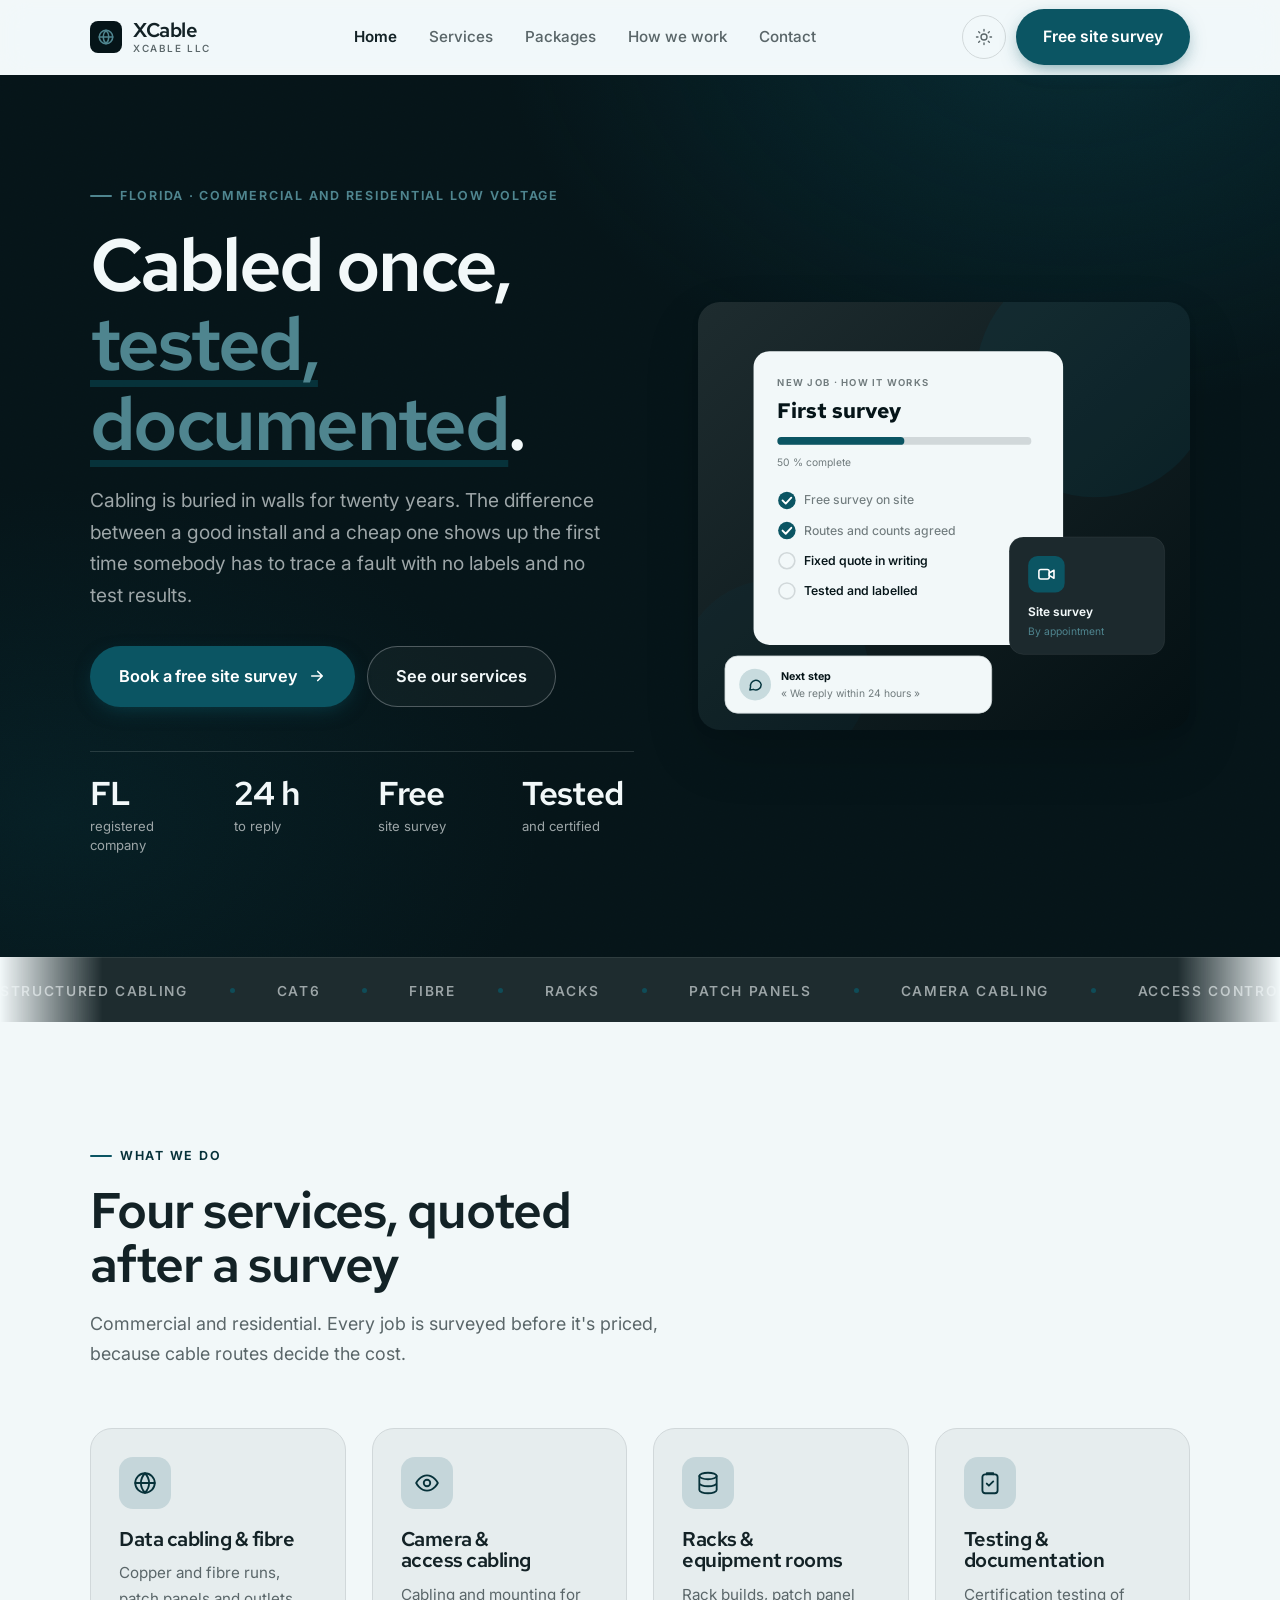
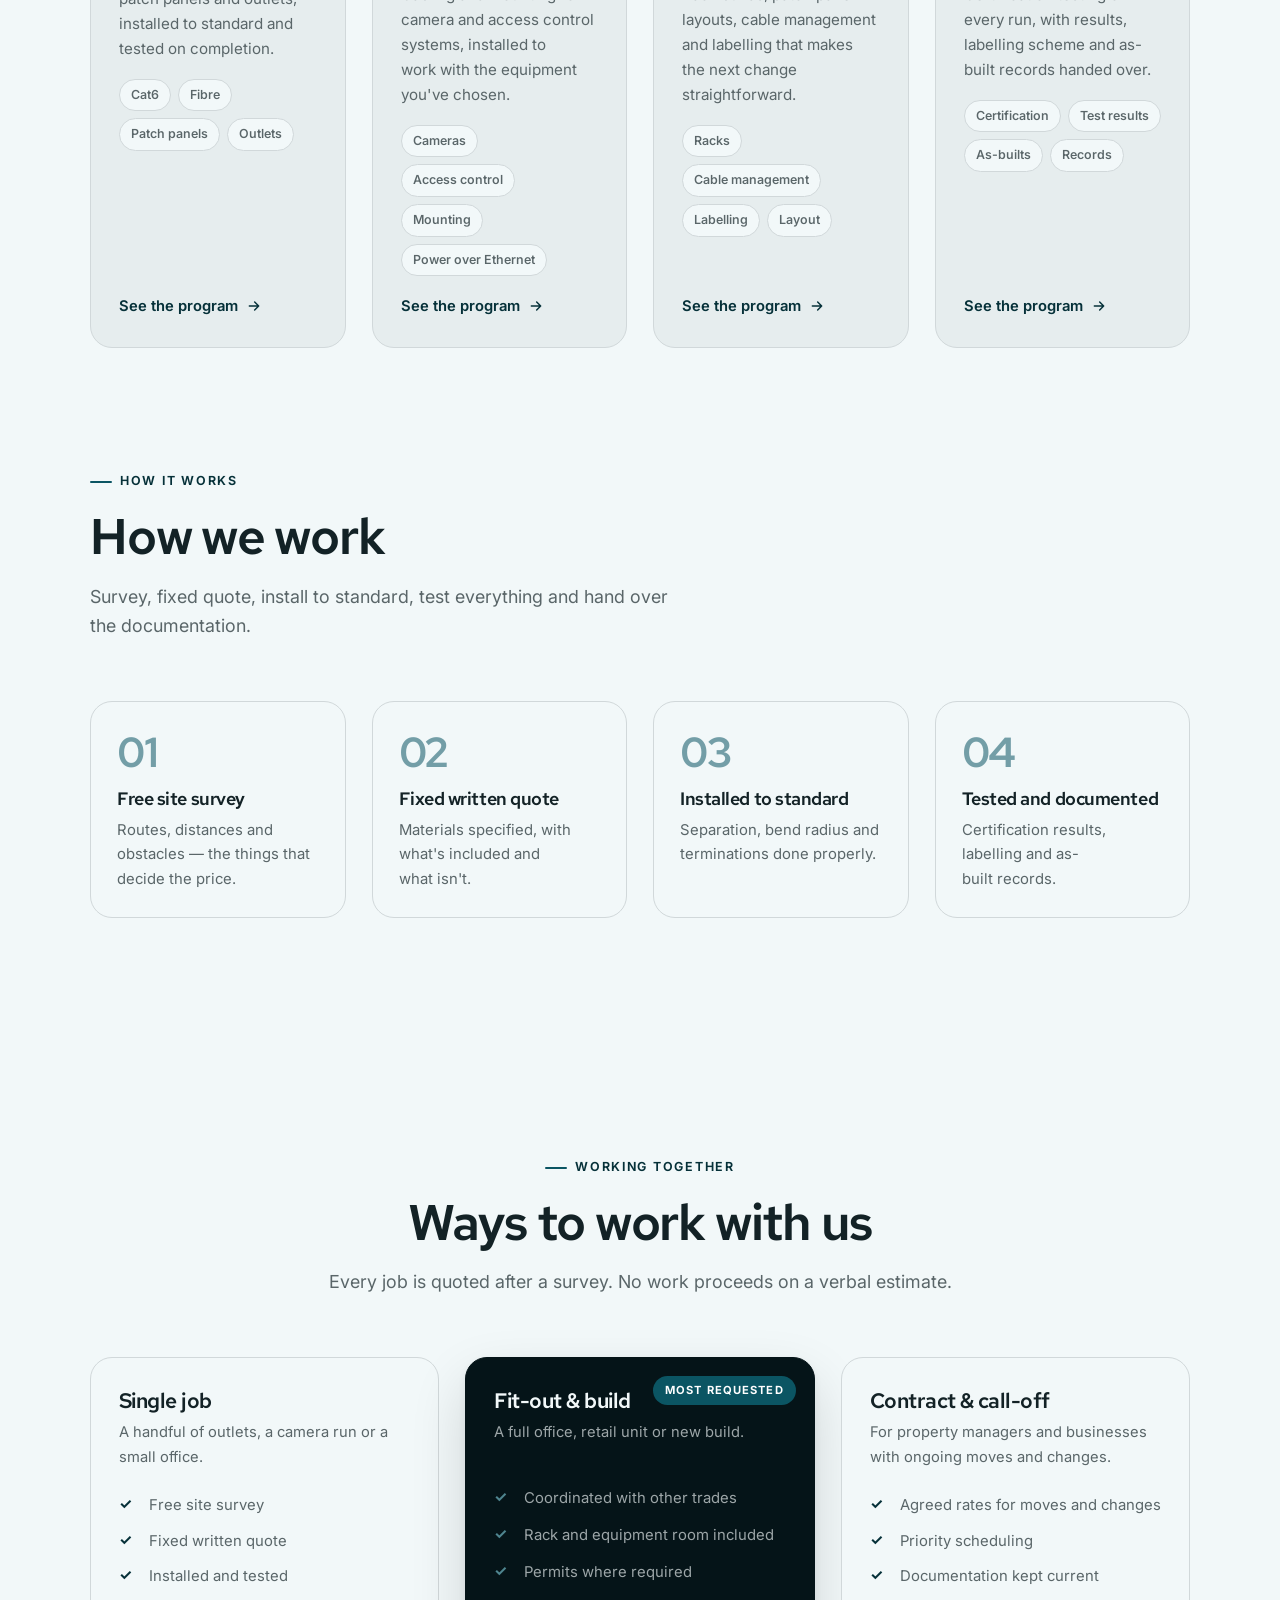
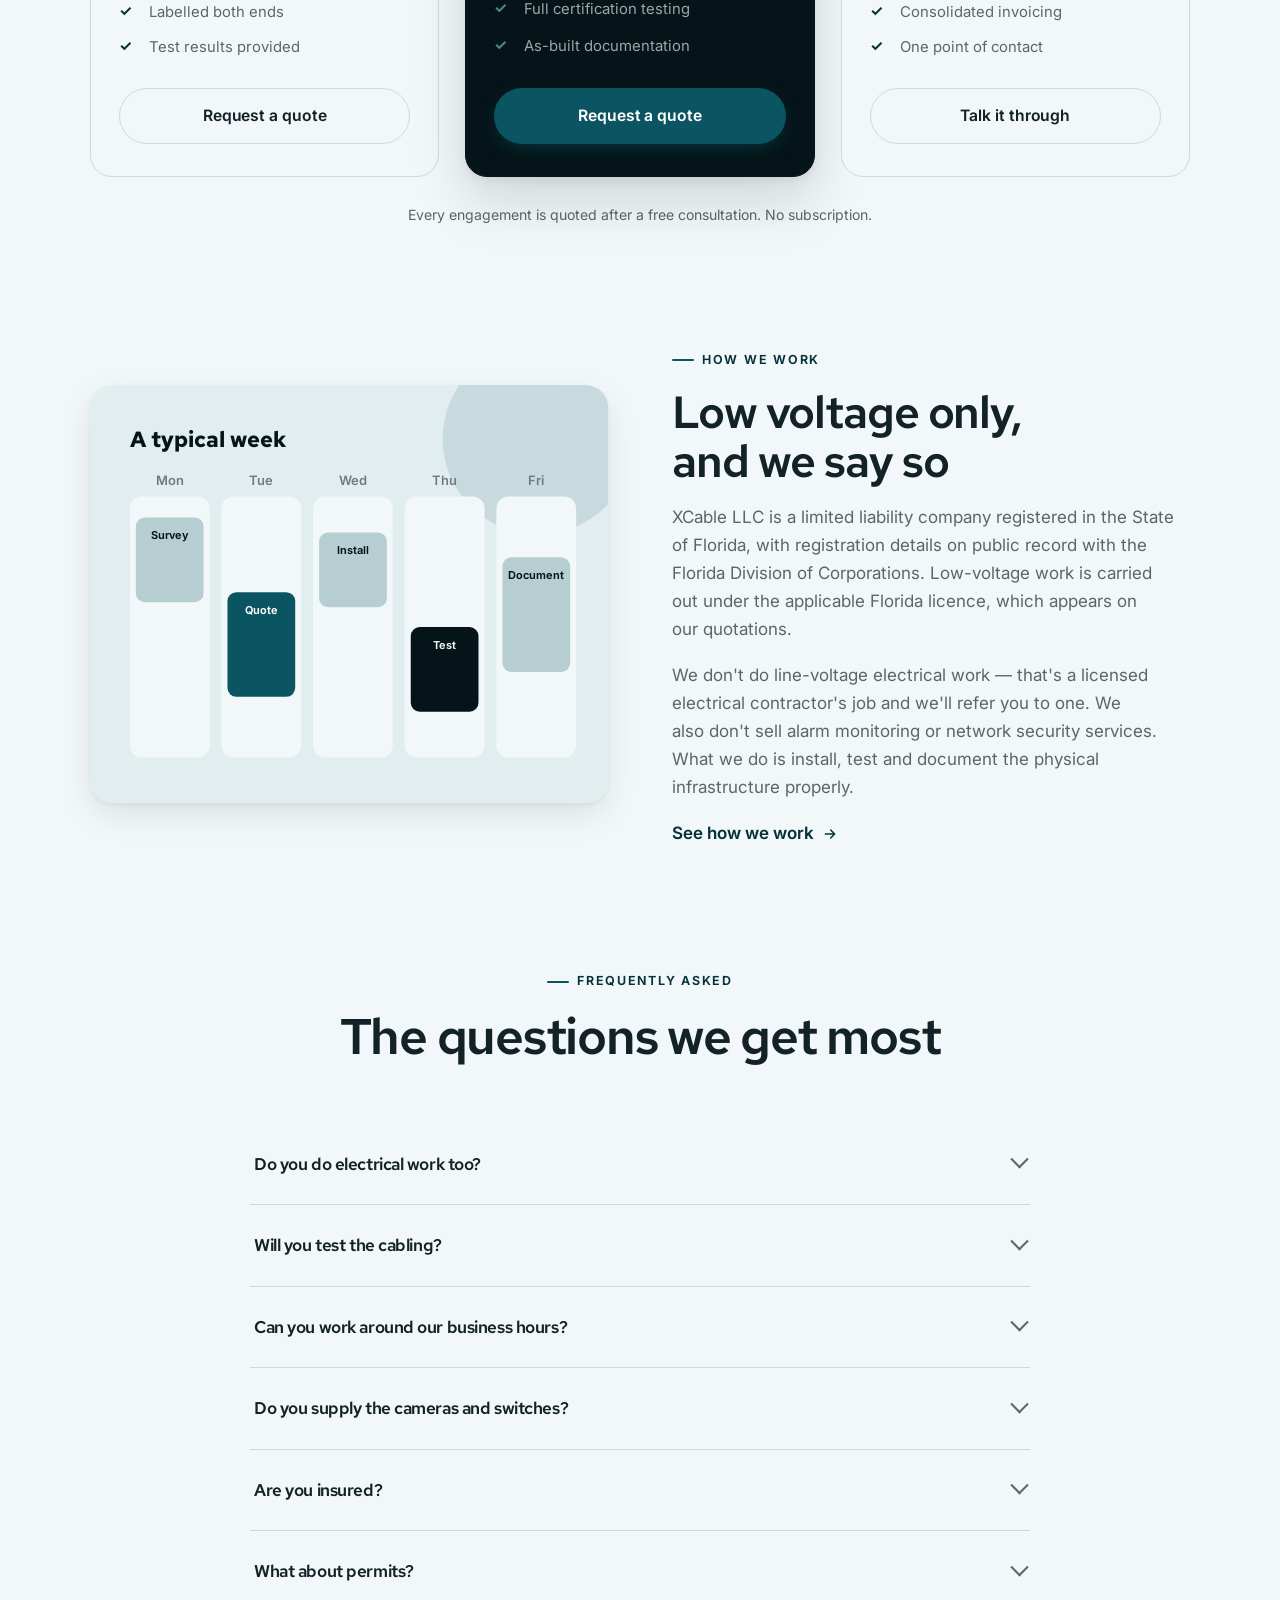
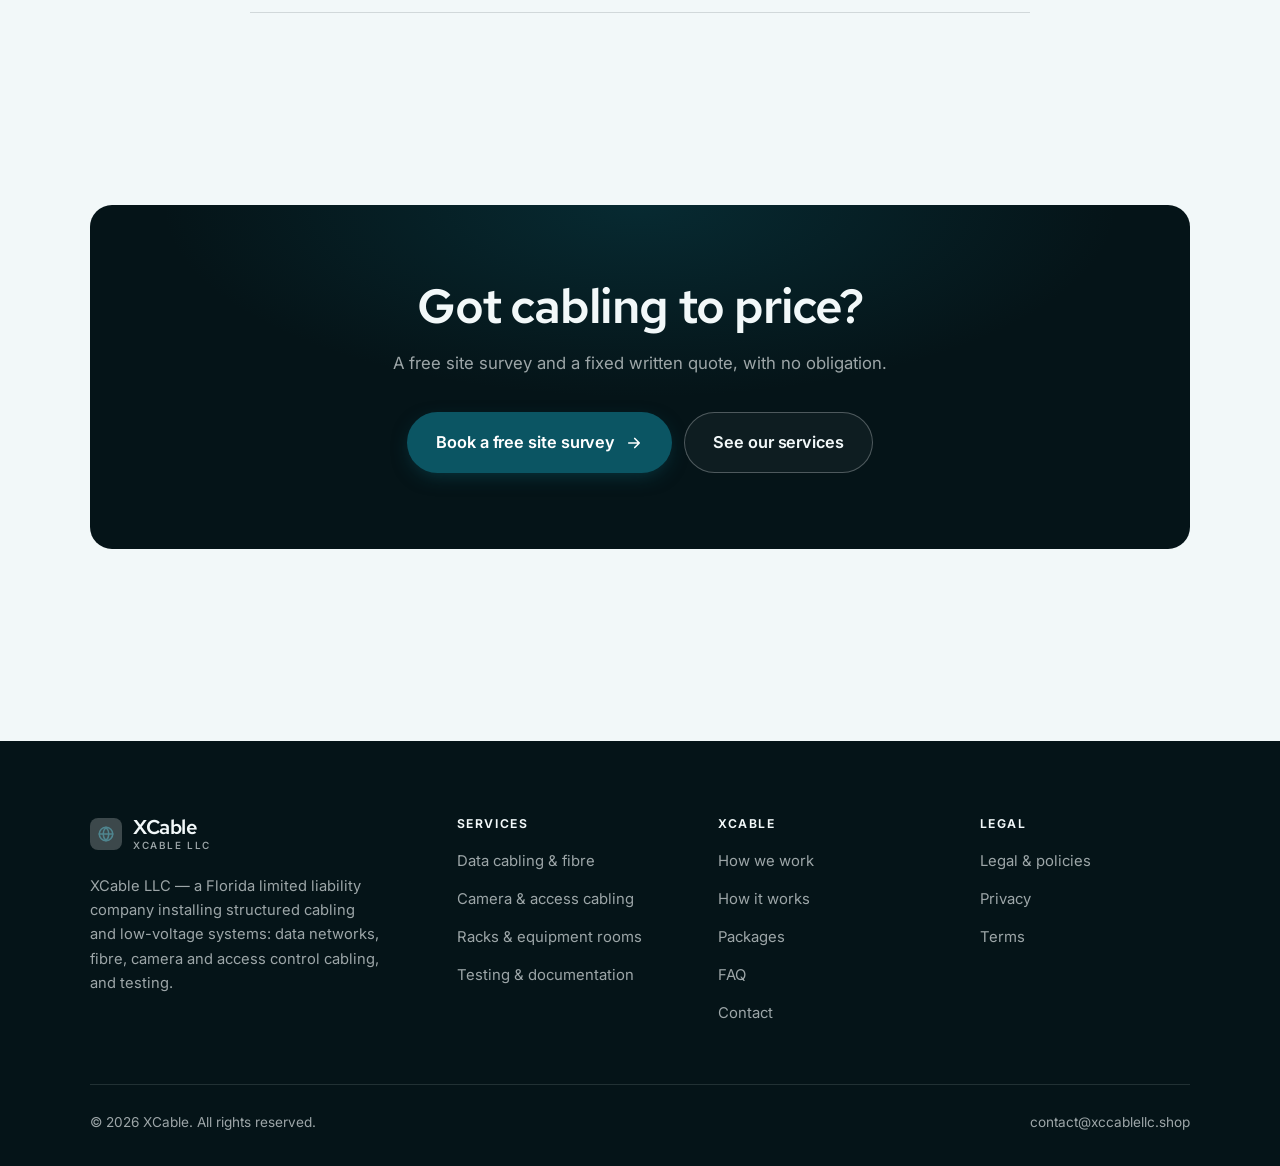
<file: index.html>
<!DOCTYPE html>
<html lang="en" class="no-js">
<head>
<meta charset="utf-8">
<meta name="viewport" content="width=device-width, initial-scale=1">
<title>XCable LLC — structured cabling and low-voltage installation</title>
<meta name="description" content="XCable LLC, a Florida company installing structured cabling and low-voltage systems: data and fibre networks, camera and access control cabling, racks, and certified testing.">
<link rel="canonical" href="https://xccablellc.shop/">

<meta property="og:type" content="website">
<meta property="og:url" content="https://xccablellc.shop/">
<meta property="og:site_name" content="XCable">
<meta property="og:locale" content="en_US">
<meta property="og:title" content="XCable LLC — structured cabling and low-voltage installation">
<meta property="og:description" content="XCable LLC, a Florida company installing structured cabling and low-voltage systems: data and fibre networks, camera and access control cabling, racks, and certified testing.">
<meta name="theme-color" content="#051418">

<link rel="icon" href="assets/img/favicon.svg" type="image/svg+xml">
<link rel="preconnect" href="https://fonts.googleapis.com">
<link rel="preconnect" href="https://fonts.gstatic.com" crossorigin>
<link rel="stylesheet" href="https://fonts.googleapis.com/css2?family=Red+Hat+Text:wght@400..700&family=Inter:wght@400..700&display=swap">
<link rel="stylesheet" href="assets/css/style.css">

<!-- Thème appliqué avant le premier rendu (évite le flash) -->
<script>
document.documentElement.classList.remove('no-js');
(function(){try{var t=localStorage.getItem('site-theme');if(t){document.documentElement.setAttribute('data-theme',t);}}catch(e){}})();
</script>
<script type="application/ld+json">
{
  "@context": "https://schema.org",
  "@type": "Organization",
  "name": "XCable",
  "url": "https://xccablellc.shop/",
  "email": "contact@xccablellc.shop",
  "description": "XCable LLC, a Florida company installing structured cabling and low-voltage systems: data and fibre networks, camera and access control cabling, racks, and certified testing.",
  "areaServed": "US",
  "knowsLanguage": "en"
}
</script>
</head>

<body>
<a class="skip-link" href="#main">Skip to main content</a>

<header class="site-header">
  <nav class="wrap nav" aria-label="Main navigation">
    <a class="brand" href="index.html">
      <svg class="brand__mark" viewBox="0 0 64 64" aria-hidden="true">
        <rect class="bm-bg" width="64" height="64" rx="16"/>
        <g class="bm-ic" transform="translate(14 14) scale(1.5)" fill="none" stroke-width="2.1" stroke-linecap="round" stroke-linejoin="round"><circle cx="12" cy="12" r="9"/><path d="M3 12h18M12 3c2.5 2.7 3.8 5.7 3.8 9s-1.3 6.3-3.8 9c-2.5-2.7-3.8-5.7-3.8-9S9.5 5.7 12 3z"/></g>
      </svg>
      <span>XCable<span class="brand__sub">XCable LLC</span></span>
    </a>

    <ul class="nav__links" id="nav-links">
      <li><a href="index.html" aria-current="page">Home</a></li>
      <li><a href="programs.html">Services</a></li>
      <li><a href="index.html#pricing">Packages</a></li>
      <li><a href="about.html">How we work</a></li>
      <li><a href="contact.html">Contact</a></li>
      <li><a class="btn btn--primary" href="contact.html">Free site survey</a></li>
    </ul>

    <div class="nav__cta">
      <button class="theme-toggle" type="button" aria-label="Switch to dark theme">
        <svg class="icon-sun" viewBox="0 0 24 24" fill="none" stroke="currentColor" stroke-width="1.8" stroke-linecap="round" aria-hidden="true"><circle cx="12" cy="12" r="4"/><path d="M12 2v2m0 16v2M2 12h2m16 0h2M4.9 4.9l1.4 1.4m11.4 11.4 1.4 1.4M19.1 4.9l-1.4 1.4M6.3 17.7l-1.4 1.4"/></svg>
        <svg class="icon-moon" viewBox="0 0 24 24" fill="none" stroke="currentColor" stroke-width="1.8" stroke-linecap="round" stroke-linejoin="round" aria-hidden="true"><path d="M21 12.8A9 9 0 1 1 11.2 3a7 7 0 0 0 9.8 9.8z"/></svg>
      </button>
      <a class="btn btn--primary" href="contact.html">Free site survey</a>
      <button class="nav__toggle" type="button" aria-expanded="false" aria-controls="nav-links" aria-label="Open menu">
        <svg class="icon-open" viewBox="0 0 24 24" fill="none" stroke="currentColor" stroke-width="2" stroke-linecap="round" aria-hidden="true"><path d="M3 6h18M3 12h18M3 18h18"/></svg>
        <svg class="icon-close" viewBox="0 0 24 24" fill="none" stroke="currentColor" stroke-width="2" stroke-linecap="round" aria-hidden="true"><path d="M6 6l12 12M18 6L6 18"/></svg>
      </button>
    </div>
  </nav>
</header>

<main id="main">

<section class="hero">
  <div class="wrap hero__inner">
    <div>
      <span class="eyebrow hero__eyebrow">Florida · Commercial and residential low voltage</span>
      <h1>Cabled once,<br> <em>tested, documented</em>.</h1>
      <p class="hero__lede">Cabling is buried in walls for twenty years. The difference between a good install and a cheap one shows up the first time somebody has to trace a fault with no labels and no test results.</p>

      <div class="hero__actions">
        <a class="btn btn--primary btn--lg" href="contact.html">Book a free site survey <svg viewBox="0 0 24 24" fill="none" stroke="currentColor" stroke-width="2.2" stroke-linecap="round" stroke-linejoin="round" aria-hidden="true"><path d="M5 12h14M13 6l6 6-6 6"/></svg></a>
        <a class="btn btn--on-dark btn--lg" href="programs.html">See our services</a>
      </div>

      <ul class="hero__proof">
        <li><span class="stat__num">FL</span><span class="stat__label">registered company</span></li>
        <li><span class="stat__num">24 h</span><span class="stat__label">to reply</span></li>
        <li><span class="stat__num">Free</span><span class="stat__label">site survey</span></li>
        <li><span class="stat__num">Tested</span><span class="stat__label">and certified</span></li>
      </ul>
    </div>

    <div class="hero__art">
      <svg viewBox="0 0 620 540" role="img" aria-label="How a cabling job with XCable works, from free survey to tested and labelled handover.">
        <defs>
          <linearGradient id="hbg" x1="0" y1="0" x2="1" y2="1">
            <stop offset="0" stop-color="#1e2c2f"/><stop offset="1" stop-color="#041013"/>
          </linearGradient>
        </defs>
        <rect width="620" height="540" rx="22" fill="url(#hbg)"/>
        <circle cx="500" cy="96" r="150" fill="#0b5563" opacity=".16"/>
        <circle cx="96" cy="470" r="120" fill="#0b5563" opacity=".08"/>

        <g style="font-family: var(--font-body)">
          <!-- Carte programme -->
          <rect x="70" y="62" width="390" height="370" rx="20" fill="#f2f8f9"/>
          <text x="100" y="106" font-size="12" font-weight="650" letter-spacing="1.6" fill="#707b7d">NEW JOB · HOW IT WORKS</text>
          <text x="100" y="146" font-size="27" font-weight="700" fill="#051418" style="font-family: var(--font-display)">First survey</text>
          <rect x="100" y="170" width="320" height="10" rx="5" fill="#d1d8da"/>
          <rect x="100" y="170" width="160" height="10" rx="5" fill="#0b5563"/>
          <text x="100" y="206" font-size="13" fill="#707b7d">50 % complete</text>
          <circle cx="112" cy="250" r="11" fill="#0b5563"/><path d="M106.5 250l4 4 7-7.5" fill="none" stroke="#ffffff" stroke-width="2.4" stroke-linecap="round" stroke-linejoin="round"/><text x="134" y="255" font-size="15.5" fill="#707b7d" font-weight="450">Free survey on site</text>
          <circle cx="112" cy="288" r="11" fill="#0b5563"/><path d="M106.5 288l4 4 7-7.5" fill="none" stroke="#ffffff" stroke-width="2.4" stroke-linecap="round" stroke-linejoin="round"/><text x="134" y="293" font-size="15.5" fill="#707b7d" font-weight="450">Routes and counts agreed</text>
          <circle cx="112" cy="326" r="10" fill="none" stroke="#d1d8da" stroke-width="2"/><text x="134" y="331" font-size="15.5" fill="#051418" font-weight="560">Fixed quote in writing</text>
          <circle cx="112" cy="364" r="10" fill="none" stroke="#d1d8da" stroke-width="2"/><text x="134" y="369" font-size="15.5" fill="#051418" font-weight="560">Tested and labelled</text>

          <!-- Carte séance -->
          <rect x="392" y="296" width="196" height="148" rx="18" fill="#1c292d" stroke="#ffffff" stroke-opacity=".08"/>
          <rect x="416" y="320" width="46" height="46" rx="12" fill="#0b5563"/>
          <g transform="translate(427 331)" fill="none" stroke="#ffffff" color="#ffffff" stroke-width="2" stroke-linecap="round" stroke-linejoin="round"><rect x="2.5" y="6" width="13" height="12" rx="2.5"/><path d="M15.5 10.5 21.5 7v10l-6-3.5z"/></g>
          <text x="416" y="396" font-size="15" font-weight="650" fill="#f2f8f9">Site survey</text>
          <text x="416" y="420" font-size="13" fill="#4f858f">By appointment</text>

          <!-- Retour du coach -->
          <rect x="34" y="446" width="336" height="72" rx="16" fill="#f2f8f9" stroke="#d1d8da"/>
          <circle cx="72" cy="482" r="20" fill="#c8dbde"/>
          <g transform="translate(62 472) scale(.84)" fill="none" stroke="#073740" stroke-width="2.2" stroke-linecap="round" stroke-linejoin="round"><path d="M21 12a8 8 0 0 1-11.6 7.1L4 20l1-4.6A8 8 0 1 1 21 12z"/></g>
          <text x="104" y="476" font-size="13.5" font-weight="700" fill="#051418">Next step</text>
          <text x="104" y="498" font-size="13" fill="#707b7d">« We reply within 24 hours »</text>
        </g>
      </svg>
    </div>
  </div>
</section>

<div class="marquee" aria-hidden="true">
  <div class="marquee__track"><span>Structured cabling</span><span>Cat6</span><span>Fibre</span><span>Racks</span><span>Patch panels</span><span>Camera cabling</span><span>Access control</span><span>Testing</span><span>Labelling</span><span>As-builts</span><span>Structured cabling</span><span>Cat6</span><span>Fibre</span><span>Racks</span><span>Patch panels</span><span>Camera cabling</span><span>Access control</span><span>Testing</span><span>Labelling</span><span>As-builts</span></div>
</div>

<section class="section wrap" id="programs">
  <div class="section-head reveal">
    <span class="eyebrow">What we do</span>
    <h2>Four services, quoted after a survey</h2>
    <p>Commercial and residential. Every job is surveyed before it's priced, because cable routes decide the cost.</p>
  </div>
  <div class="grid grid--4 reveal-group">
    <a class="card" href="programs.html#data">
      <div class="card__icon"><svg viewBox="0 0 24 24" fill="none" stroke="currentColor" stroke-width="1.7" stroke-linecap="round" stroke-linejoin="round" aria-hidden="true"><circle cx="12" cy="12" r="9"/><path d="M3 12h18M12 3c2.5 2.7 3.8 5.7 3.8 9s-1.3 6.3-3.8 9c-2.5-2.7-3.8-5.7-3.8-9S9.5 5.7 12 3z"/></svg></div>
      <h3>Data cabling &amp; fibre</h3>
      <p>Copper and fibre runs, patch panels and outlets, installed to standard and tested on completion.</p>
      <ul class="tags"><li>Cat6</li><li>Fibre</li><li>Patch panels</li><li>Outlets</li></ul>
      <span class="arrow-link">See the program <svg viewBox="0 0 24 24" fill="none" stroke="currentColor" stroke-width="2.2" stroke-linecap="round" stroke-linejoin="round" aria-hidden="true"><path d="M5 12h14M13 6l6 6-6 6"/></svg></span>
    </a>
    <a class="card" href="programs.html#security">
      <div class="card__icon"><svg viewBox="0 0 24 24" fill="none" stroke="currentColor" stroke-width="1.7" stroke-linecap="round" stroke-linejoin="round" aria-hidden="true"><path d="M2 12s3.6-7 10-7 10 7 10 7-3.6 7-10 7S2 12 2 12z"/><circle cx="12" cy="12" r="3"/></svg></div>
      <h3>Camera &amp; access cabling</h3>
      <p>Cabling and mounting for camera and access control systems, installed to work with the equipment you've chosen.</p>
      <ul class="tags"><li>Cameras</li><li>Access control</li><li>Mounting</li><li>Power over Ethernet</li></ul>
      <span class="arrow-link">See the program <svg viewBox="0 0 24 24" fill="none" stroke="currentColor" stroke-width="2.2" stroke-linecap="round" stroke-linejoin="round" aria-hidden="true"><path d="M5 12h14M13 6l6 6-6 6"/></svg></span>
    </a>
    <a class="card" href="programs.html#racks">
      <div class="card__icon"><svg viewBox="0 0 24 24" fill="none" stroke="currentColor" stroke-width="1.7" stroke-linecap="round" stroke-linejoin="round" aria-hidden="true"><ellipse cx="12" cy="5.5" rx="8" ry="3"/><path d="M4 5.5v13c0 1.7 3.6 3 8 3s8-1.3 8-3v-13M4 12c0 1.7 3.6 3 8 3s8-1.3 8-3"/></svg></div>
      <h3>Racks &amp; equipment rooms</h3>
      <p>Rack builds, patch panel layouts, cable management and labelling that makes the next change straightforward.</p>
      <ul class="tags"><li>Racks</li><li>Cable management</li><li>Labelling</li><li>Layout</li></ul>
      <span class="arrow-link">See the program <svg viewBox="0 0 24 24" fill="none" stroke="currentColor" stroke-width="2.2" stroke-linecap="round" stroke-linejoin="round" aria-hidden="true"><path d="M5 12h14M13 6l6 6-6 6"/></svg></span>
    </a>
    <a class="card" href="programs.html#testing">
      <div class="card__icon"><svg viewBox="0 0 24 24" fill="none" stroke="currentColor" stroke-width="1.7" stroke-linecap="round" stroke-linejoin="round" aria-hidden="true"><rect x="5" y="4" width="14" height="17.5" rx="2.5"/><path d="M9 4V3h6v1M9 12.5l2 2 4-4"/></svg></div>
      <h3>Testing &amp; documentation</h3>
      <p>Certification testing of every run, with results, labelling scheme and as-built records handed over.</p>
      <ul class="tags"><li>Certification</li><li>Test results</li><li>As-builts</li><li>Records</li></ul>
      <span class="arrow-link">See the program <svg viewBox="0 0 24 24" fill="none" stroke="currentColor" stroke-width="2.2" stroke-linecap="round" stroke-linejoin="round" aria-hidden="true"><path d="M5 12h14M13 6l6 6-6 6"/></svg></span>
    </a>
  </div>
</section>

<section class="section section--flush wrap" id="how-it-works">
  <div class="section-head reveal">
    <span class="eyebrow">How it works</span>
    <h2>How we work</h2>
    <p>Survey, fixed quote, install to standard, test everything and hand over the documentation.</p>
  </div>
  <div class="grid grid--4 steps reveal-group">
    <article class="step">
      <h3>Free site survey</h3>
      <p>Routes, distances and obstacles — the things that decide the price.</p>
    </article>
    <article class="step">
      <h3>Fixed written quote</h3>
      <p>Materials specified, with what's included and what isn't.</p>
    </article>
    <article class="step">
      <h3>Installed to standard</h3>
      <p>Separation, bend radius and terminations done properly.</p>
    </article>
    <article class="step">
      <h3>Tested and documented</h3>
      <p>Certification results, labelling and as-built records.</p>
    </article>
  </div>
</section>

<section class="section wrap" id="pricing">
  <div class="section-head section-head--center reveal">
    <span class="eyebrow">Working together</span>
    <h2>Ways to work with us</h2>
    <p>Every job is quoted after a survey. No work proceeds on a verbal estimate.</p>
  </div>
  <div class="grid grid--3 plans reveal-group">
    <article class="plan">
      
      <h3>Single job</h3>
      <p class="plan__desc">A handful of outlets, a camera run or a small office.</p>
      
      <ul class="plan__features">
        <li>Free site survey</li>
        <li>Fixed written quote</li>
        <li>Installed and tested</li>
        <li>Labelled both ends</li>
        <li>Test results provided</li>
      </ul>
      <a class="btn btn--ghost btn--block" href="contact.html">Request a quote</a>
    </article>
    <article class="plan plan--featured">
      <span class="plan__tag">Most requested</span>
      <h3>Fit-out &amp; build</h3>
      <p class="plan__desc">A full office, retail unit or new build.</p>
      
      <ul class="plan__features">
        <li>Coordinated with other trades</li>
        <li>Rack and equipment room included</li>
        <li>Permits where required</li>
        <li>Full certification testing</li>
        <li>As-built documentation</li>
      </ul>
      <a class="btn btn--primary btn--block" href="contact.html">Request a quote</a>
    </article>
    <article class="plan">
      
      <h3>Contract &amp; call-off</h3>
      <p class="plan__desc">For property managers and businesses with ongoing moves and changes.</p>
      
      <ul class="plan__features">
        <li>Agreed rates for moves and changes</li>
        <li>Priority scheduling</li>
        <li>Documentation kept current</li>
        <li>Consolidated invoicing</li>
        <li>One point of contact</li>
      </ul>
      <a class="btn btn--ghost btn--block" href="contact.html">Talk it through</a>
    </article>
  </div>
  <p class="plans-note">Every engagement is quoted after a free consultation. No subscription.</p>
</section>

<section class="section section--flush wrap">
  <div class="split reveal">
    <div class="split__art">
      <svg viewBox="0 0 520 420" role="img" aria-label="Example of a typical week: Survey, Quote, Install, Test, Document.">
        <rect width="520" height="420" rx="20" fill="#e2edef"/>
        <circle cx="450" cy="54" r="96" fill="#0b5563" opacity=".12"/>
        <g style="font-family: var(--font-body)">
        <text x="40" y="62" font-size="22" font-weight="700" fill="#051418" style="font-family: var(--font-display)">A typical week</text>
        <text x="80" y="100" text-anchor="middle" font-size="13" font-weight="600" fill="#707b7d">Mon</text>
        <rect x="40" y="112" width="80" height="262" rx="12" fill="#f2f8f9"/>
        <rect x="46" y="133" width="68" height="85" rx="9" fill="#b6ced2"/>
        <text x="80" y="155" text-anchor="middle" font-size="11" font-weight="650" fill="#051418">Survey</text>
        <text x="172" y="100" text-anchor="middle" font-size="13" font-weight="600" fill="#707b7d">Tue</text>
        <rect x="132" y="112" width="80" height="262" rx="12" fill="#f2f8f9"/>
        <rect x="138" y="208" width="68" height="105" rx="9" fill="#0b5563"/>
        <text x="172" y="230" text-anchor="middle" font-size="11" font-weight="650" fill="#ffffff">Quote</text>
        <text x="264" y="100" text-anchor="middle" font-size="13" font-weight="600" fill="#707b7d">Wed</text>
        <rect x="224" y="112" width="80" height="262" rx="12" fill="#f2f8f9"/>
        <rect x="230" y="148" width="68" height="75" rx="9" fill="#b6ced2"/>
        <text x="264" y="170" text-anchor="middle" font-size="11" font-weight="650" fill="#051418">Install</text>
        <text x="356" y="100" text-anchor="middle" font-size="13" font-weight="600" fill="#707b7d">Thu</text>
        <rect x="316" y="112" width="80" height="262" rx="12" fill="#f2f8f9"/>
        <rect x="322" y="243" width="68" height="85" rx="9" fill="#051418"/>
        <text x="356" y="265" text-anchor="middle" font-size="11" font-weight="650" fill="#f2f8f9">Test</text>
        <text x="448" y="100" text-anchor="middle" font-size="13" font-weight="600" fill="#707b7d">Fri</text>
        <rect x="408" y="112" width="80" height="262" rx="12" fill="#f2f8f9"/>
        <rect x="414" y="173" width="68" height="115" rx="9" fill="#b6ced2"/>
        <text x="448" y="195" text-anchor="middle" font-size="11" font-weight="650" fill="#051418">Document</text>
        </g>
      </svg>
    </div>
    <div>
      <span class="eyebrow">How we work</span>
      <h2>Low voltage only, and we say so</h2>
      <p>XCable LLC is a limited liability company registered in the State of Florida, with registration details on public record with the Florida Division of Corporations. Low-voltage work is carried out under the applicable Florida licence, which appears on our quotations.</p>
      <p>We don't do line-voltage electrical work — that's a licensed electrical contractor's job and we'll refer you to one. We also don't sell alarm monitoring or network security services. What we do is install, test and document the physical infrastructure properly.</p>
      <p><a class="arrow-link" href="about.html">See how we work <svg viewBox="0 0 24 24" fill="none" stroke="currentColor" stroke-width="2.2" stroke-linecap="round" stroke-linejoin="round" aria-hidden="true"><path d="M5 12h14M13 6l6 6-6 6"/></svg></a></p>
    </div>
  </div>
</section>

<section class="section section--flush wrap" id="faq">
  <div class="section-head section-head--center reveal">
    <span class="eyebrow">Frequently asked</span>
    <h2>The questions we get most</h2>
  </div>
  <div class="faq reveal">
    <details>
      <summary>Do you do electrical work too?</summary>
      <p>No. We're low voltage. Line-voltage work goes to a licensed electrical contractor, and we'll coordinate with yours or recommend one.</p>
    </details>
    <details>
      <summary>Will you test the cabling?</summary>
      <p>Every run, as part of the job, with the results handed to you. A visual check isn't a test.</p>
    </details>
    <details>
      <summary>Can you work around our business hours?</summary>
      <p>Yes — evenings and weekends by arrangement, which is often easier for occupied offices.</p>
    </details>
    <details>
      <summary>Do you supply the cameras and switches?</summary>
      <p>We can advise, and we're happy to install equipment you've chosen. The infrastructure is our job; configuration is usually your IT provider's.</p>
    </details>
    <details>
      <summary>Are you insured?</summary>
      <p>Yes, and details are available on request before work begins.</p>
    </details>
    <details>
      <summary>What about permits?</summary>
      <p>Obtained where the applicable code requires them, and included in the quote so there are no surprises.</p>
    </details>
  </div>
</section>

<section class="wrap section--tight">
  <div class="cta-band reveal">
    <h2>Got cabling to price?</h2>
    <p>A free site survey and a fixed written quote, with no obligation.</p>
    <div class="hero__actions">
      <a class="btn btn--primary btn--lg" href="contact.html">Book a free site survey <svg viewBox="0 0 24 24" fill="none" stroke="currentColor" stroke-width="2.2" stroke-linecap="round" stroke-linejoin="round" aria-hidden="true"><path d="M5 12h14M13 6l6 6-6 6"/></svg></a>
      <a class="btn btn--on-dark btn--lg" href="programs.html">See our services</a>
    </div>
  </div>
</section>

</main>

<footer class="site-footer">
  <div class="wrap">
    <div class="footer__grid">
      <div class="footer__brand">
        <a class="brand" href="index.html">
          <svg class="brand__mark" viewBox="0 0 64 64" aria-hidden="true">
        <rect class="bm-bg" width="64" height="64" rx="16"/>
        <g class="bm-ic" transform="translate(14 14) scale(1.5)" fill="none" stroke-width="2.1" stroke-linecap="round" stroke-linejoin="round"><circle cx="12" cy="12" r="9"/><path d="M3 12h18M12 3c2.5 2.7 3.8 5.7 3.8 9s-1.3 6.3-3.8 9c-2.5-2.7-3.8-5.7-3.8-9S9.5 5.7 12 3z"/></g>
      </svg>
          <span>XCable<span class="brand__sub">XCable LLC</span></span>
        </a>
        <p>XCable LLC — a Florida limited liability company installing structured cabling and low-voltage systems: data networks, fibre, camera and access control cabling, and testing.</p>
      </div>

      <div class="footer__col">
        <h4>Services</h4>
        <ul>
          <li><a href="programs.html#data">Data cabling &amp; fibre</a></li>
          <li><a href="programs.html#security">Camera &amp; access cabling</a></li>
          <li><a href="programs.html#racks">Racks &amp; equipment rooms</a></li>
          <li><a href="programs.html#testing">Testing &amp; documentation</a></li>
        </ul>
      </div>

      <div class="footer__col">
        <h4>XCable</h4>
        <ul>
          <li><a href="about.html">How we work</a></li>
          <li><a href="index.html#how-it-works">How it works</a></li>
          <li><a href="index.html#pricing">Packages</a></li>
          <li><a href="index.html#faq">FAQ</a></li>
          <li><a href="contact.html">Contact</a></li>
        </ul>
      </div>

      <div class="footer__col">
        <h4>Legal</h4>
        <ul>
          <li><a href="legal.html">Legal &amp; policies</a></li>
          <li><a href="legal.html#privacy">Privacy</a></li>
          <li><a href="legal.html#terms">Terms</a></li>
        </ul>
      </div>
    </div>

    <div class="footer__bottom">
      <p>© <span data-year>2026</span> XCable. All rights reserved.</p>
      <p><a href="mailto:contact@xccablellc.shop">contact@xccablellc.shop</a></p>
    </div>
  </div>
</footer>

<script src="assets/js/main.js" defer></script>
</body>
</html>
</file>
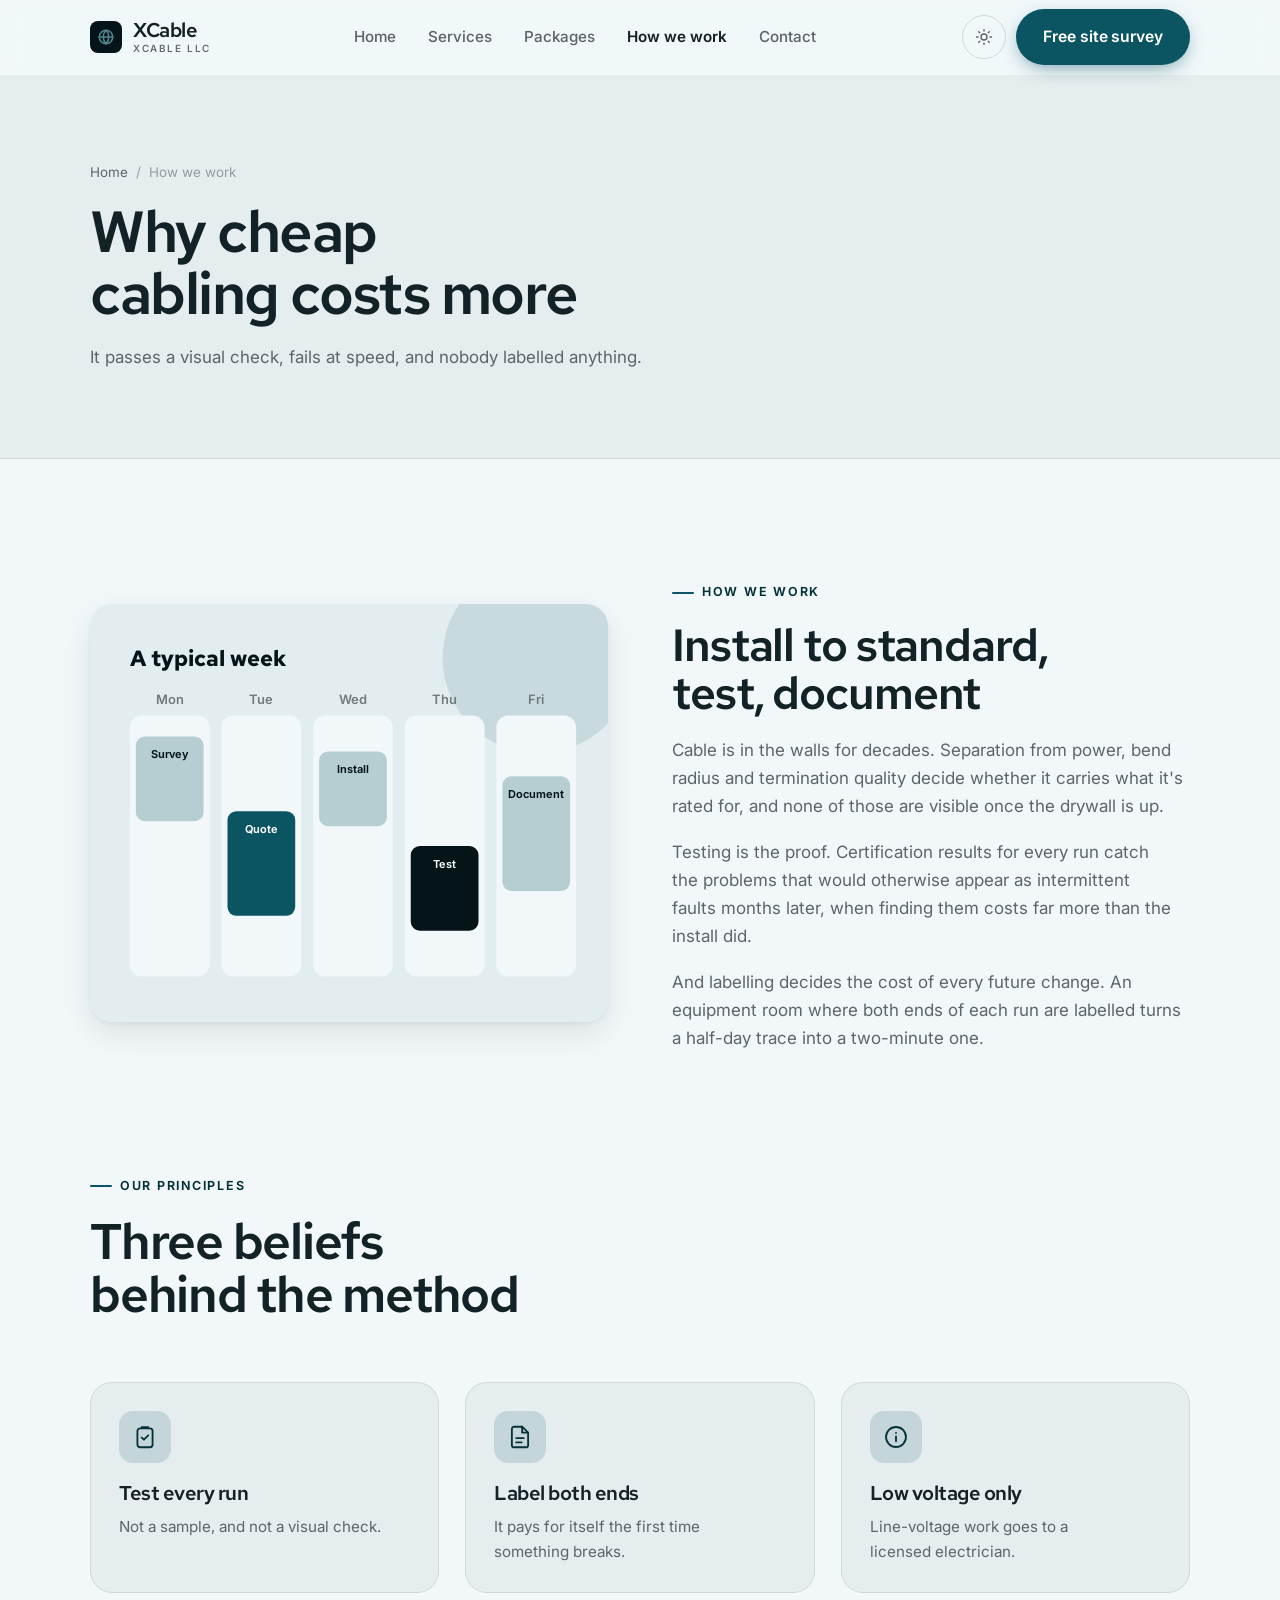
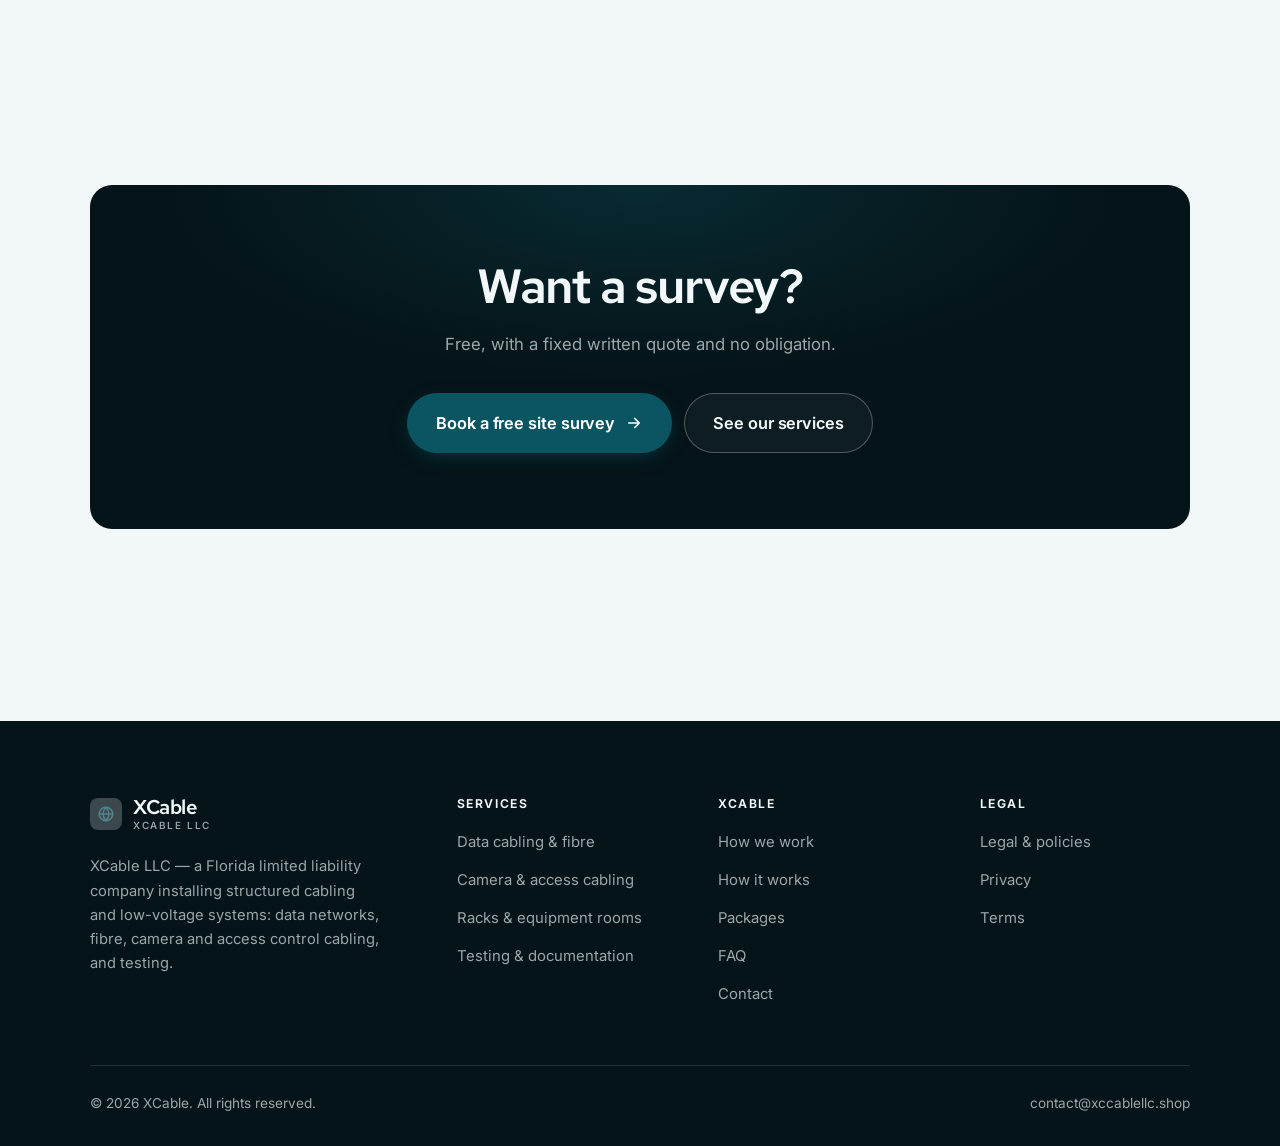
<file: about.html>
<!DOCTYPE html>
<html lang="en" class="no-js">
<head>
<meta charset="utf-8">
<meta name="viewport" content="width=device-width, initial-scale=1">
<title>How we work — XCable</title>
<meta name="description" content="About XCable LLC, a Florida low-voltage and structured cabling contractor.">
<link rel="canonical" href="https://xccablellc.shop/about.html">

<meta property="og:type" content="website">
<meta property="og:url" content="https://xccablellc.shop/about.html">
<meta property="og:site_name" content="XCable">
<meta property="og:locale" content="en_US">
<meta property="og:title" content="How we work — XCable">
<meta property="og:description" content="About XCable LLC, a Florida low-voltage and structured cabling contractor.">
<meta name="theme-color" content="#051418">

<link rel="icon" href="assets/img/favicon.svg" type="image/svg+xml">
<link rel="preconnect" href="https://fonts.googleapis.com">
<link rel="preconnect" href="https://fonts.gstatic.com" crossorigin>
<link rel="stylesheet" href="https://fonts.googleapis.com/css2?family=Red+Hat+Text:wght@400..700&family=Inter:wght@400..700&display=swap">
<link rel="stylesheet" href="assets/css/style.css">

<!-- Thème appliqué avant le premier rendu (évite le flash) -->
<script>
document.documentElement.classList.remove('no-js');
(function(){try{var t=localStorage.getItem('site-theme');if(t){document.documentElement.setAttribute('data-theme',t);}}catch(e){}})();
</script>
</head>

<body>
<a class="skip-link" href="#main">Skip to main content</a>

<header class="site-header">
  <nav class="wrap nav" aria-label="Main navigation">
    <a class="brand" href="index.html">
      <svg class="brand__mark" viewBox="0 0 64 64" aria-hidden="true">
        <rect class="bm-bg" width="64" height="64" rx="16"/>
        <g class="bm-ic" transform="translate(14 14) scale(1.5)" fill="none" stroke-width="2.1" stroke-linecap="round" stroke-linejoin="round"><circle cx="12" cy="12" r="9"/><path d="M3 12h18M12 3c2.5 2.7 3.8 5.7 3.8 9s-1.3 6.3-3.8 9c-2.5-2.7-3.8-5.7-3.8-9S9.5 5.7 12 3z"/></g>
      </svg>
      <span>XCable<span class="brand__sub">XCable LLC</span></span>
    </a>

    <ul class="nav__links" id="nav-links">
      <li><a href="index.html">Home</a></li>
      <li><a href="programs.html">Services</a></li>
      <li><a href="index.html#pricing">Packages</a></li>
      <li><a href="about.html" aria-current="page">How we work</a></li>
      <li><a href="contact.html">Contact</a></li>
      <li><a class="btn btn--primary" href="contact.html">Free site survey</a></li>
    </ul>

    <div class="nav__cta">
      <button class="theme-toggle" type="button" aria-label="Switch to dark theme">
        <svg class="icon-sun" viewBox="0 0 24 24" fill="none" stroke="currentColor" stroke-width="1.8" stroke-linecap="round" aria-hidden="true"><circle cx="12" cy="12" r="4"/><path d="M12 2v2m0 16v2M2 12h2m16 0h2M4.9 4.9l1.4 1.4m11.4 11.4 1.4 1.4M19.1 4.9l-1.4 1.4M6.3 17.7l-1.4 1.4"/></svg>
        <svg class="icon-moon" viewBox="0 0 24 24" fill="none" stroke="currentColor" stroke-width="1.8" stroke-linecap="round" stroke-linejoin="round" aria-hidden="true"><path d="M21 12.8A9 9 0 1 1 11.2 3a7 7 0 0 0 9.8 9.8z"/></svg>
      </button>
      <a class="btn btn--primary" href="contact.html">Free site survey</a>
      <button class="nav__toggle" type="button" aria-expanded="false" aria-controls="nav-links" aria-label="Open menu">
        <svg class="icon-open" viewBox="0 0 24 24" fill="none" stroke="currentColor" stroke-width="2" stroke-linecap="round" aria-hidden="true"><path d="M3 6h18M3 12h18M3 18h18"/></svg>
        <svg class="icon-close" viewBox="0 0 24 24" fill="none" stroke="currentColor" stroke-width="2" stroke-linecap="round" aria-hidden="true"><path d="M6 6l12 12M18 6L6 18"/></svg>
      </button>
    </div>
  </nav>
</header>

<main id="main">

<section class="page-head">
  <div class="wrap">
    <nav class="breadcrumb" aria-label="Breadcrumb">
      <a href="index.html">Home</a><span>/</span><span aria-current="page">How we work</span>
    </nav>
    <h1>Why cheap cabling costs more</h1>
    <p>It passes a visual check, fails at speed, and nobody labelled anything.</p>
  </div>
</section>

<section class="section wrap">
  <div class="split reveal">
    <div class="split__art">
      <svg viewBox="0 0 520 420" role="img" aria-label="Example of a typical week: Survey, Quote, Install, Test, Document.">
        <rect width="520" height="420" rx="20" fill="#e2edef"/>
        <circle cx="450" cy="54" r="96" fill="#0b5563" opacity=".12"/>
        <g style="font-family: var(--font-body)">
        <text x="40" y="62" font-size="22" font-weight="700" fill="#051418" style="font-family: var(--font-display)">A typical week</text>
        <text x="80" y="100" text-anchor="middle" font-size="13" font-weight="600" fill="#707b7d">Mon</text>
        <rect x="40" y="112" width="80" height="262" rx="12" fill="#f2f8f9"/>
        <rect x="46" y="133" width="68" height="85" rx="9" fill="#b6ced2"/>
        <text x="80" y="155" text-anchor="middle" font-size="11" font-weight="650" fill="#051418">Survey</text>
        <text x="172" y="100" text-anchor="middle" font-size="13" font-weight="600" fill="#707b7d">Tue</text>
        <rect x="132" y="112" width="80" height="262" rx="12" fill="#f2f8f9"/>
        <rect x="138" y="208" width="68" height="105" rx="9" fill="#0b5563"/>
        <text x="172" y="230" text-anchor="middle" font-size="11" font-weight="650" fill="#ffffff">Quote</text>
        <text x="264" y="100" text-anchor="middle" font-size="13" font-weight="600" fill="#707b7d">Wed</text>
        <rect x="224" y="112" width="80" height="262" rx="12" fill="#f2f8f9"/>
        <rect x="230" y="148" width="68" height="75" rx="9" fill="#b6ced2"/>
        <text x="264" y="170" text-anchor="middle" font-size="11" font-weight="650" fill="#051418">Install</text>
        <text x="356" y="100" text-anchor="middle" font-size="13" font-weight="600" fill="#707b7d">Thu</text>
        <rect x="316" y="112" width="80" height="262" rx="12" fill="#f2f8f9"/>
        <rect x="322" y="243" width="68" height="85" rx="9" fill="#051418"/>
        <text x="356" y="265" text-anchor="middle" font-size="11" font-weight="650" fill="#f2f8f9">Test</text>
        <text x="448" y="100" text-anchor="middle" font-size="13" font-weight="600" fill="#707b7d">Fri</text>
        <rect x="408" y="112" width="80" height="262" rx="12" fill="#f2f8f9"/>
        <rect x="414" y="173" width="68" height="115" rx="9" fill="#b6ced2"/>
        <text x="448" y="195" text-anchor="middle" font-size="11" font-weight="650" fill="#051418">Document</text>
        </g>
      </svg>
    </div>
    <div>
      <span class="eyebrow">How we work</span>
      <h2>Install to standard, test, document</h2>
      <p>Cable is in the walls for decades. Separation from power, bend radius and termination quality decide whether it carries what it's rated for, and none of those are visible once the drywall is up.</p>
      <p>Testing is the proof. Certification results for every run catch the problems that would otherwise appear as intermittent faults months later, when finding them costs far more than the install did.</p>
      <p>And labelling decides the cost of every future change. An equipment room where both ends of each run are labelled turns a half-day trace into a two-minute one.</p>
      <!--
        TO DO: add a short introduction of the coach (name, real background),
        with a photo if possible. Do not invent credentials — see README.md.
      -->
    </div>
  </div>
</section>

<section class="section section--flush wrap">
  <div class="section-head reveal">
    <span class="eyebrow">Our principles</span>
    <h2>Three beliefs behind the method</h2>
  </div>
  <div class="grid grid--3 reveal-group">
    <article class="card">
      <div class="card__icon"><svg viewBox="0 0 24 24" fill="none" stroke="currentColor" stroke-width="1.7" stroke-linecap="round" stroke-linejoin="round" aria-hidden="true"><rect x="5" y="4" width="14" height="17.5" rx="2.5"/><path d="M9 4V3h6v1M9 12.5l2 2 4-4"/></svg></div>
      <h3>Test every run</h3>
      <p>Not a sample, and not a visual check.</p>
    </article>
    <article class="card">
      <div class="card__icon"><svg viewBox="0 0 24 24" fill="none" stroke="currentColor" stroke-width="1.7" stroke-linecap="round" stroke-linejoin="round" aria-hidden="true"><path d="M14 2.5H6.5A2 2 0 0 0 4.5 4.5v15a2 2 0 0 0 2 2h11a2 2 0 0 0 2-2V8z"/><path d="M14 2.5V8h5.5M8.5 13h7M8.5 17h5"/></svg></div>
      <h3>Label both ends</h3>
      <p>It pays for itself the first time something breaks.</p>
    </article>
    <article class="card">
      <div class="card__icon"><svg viewBox="0 0 24 24" fill="none" stroke="currentColor" stroke-width="1.7" stroke-linecap="round" stroke-linejoin="round" aria-hidden="true"><circle cx="12" cy="12" r="9.2"/><path d="M12 16v-4.5M12 8.2v.1"/></svg></div>
      <h3>Low voltage only</h3>
      <p>Line-voltage work goes to a licensed electrician.</p>
    </article>
  </div>
</section>

<section class="wrap section--tight">
  <div class="cta-band reveal">
    <h2>Want a survey?</h2>
    <p>Free, with a fixed written quote and no obligation.</p>
    <div class="hero__actions">
      <a class="btn btn--primary btn--lg" href="contact.html">Book a free site survey <svg viewBox="0 0 24 24" fill="none" stroke="currentColor" stroke-width="2.2" stroke-linecap="round" stroke-linejoin="round" aria-hidden="true"><path d="M5 12h14M13 6l6 6-6 6"/></svg></a>
      <a class="btn btn--on-dark btn--lg" href="programs.html">See our services</a>
    </div>
  </div>
</section>

</main>

<footer class="site-footer">
  <div class="wrap">
    <div class="footer__grid">
      <div class="footer__brand">
        <a class="brand" href="index.html">
          <svg class="brand__mark" viewBox="0 0 64 64" aria-hidden="true">
        <rect class="bm-bg" width="64" height="64" rx="16"/>
        <g class="bm-ic" transform="translate(14 14) scale(1.5)" fill="none" stroke-width="2.1" stroke-linecap="round" stroke-linejoin="round"><circle cx="12" cy="12" r="9"/><path d="M3 12h18M12 3c2.5 2.7 3.8 5.7 3.8 9s-1.3 6.3-3.8 9c-2.5-2.7-3.8-5.7-3.8-9S9.5 5.7 12 3z"/></g>
      </svg>
          <span>XCable<span class="brand__sub">XCable LLC</span></span>
        </a>
        <p>XCable LLC — a Florida limited liability company installing structured cabling and low-voltage systems: data networks, fibre, camera and access control cabling, and testing.</p>
      </div>

      <div class="footer__col">
        <h4>Services</h4>
        <ul>
          <li><a href="programs.html#data">Data cabling &amp; fibre</a></li>
          <li><a href="programs.html#security">Camera &amp; access cabling</a></li>
          <li><a href="programs.html#racks">Racks &amp; equipment rooms</a></li>
          <li><a href="programs.html#testing">Testing &amp; documentation</a></li>
        </ul>
      </div>

      <div class="footer__col">
        <h4>XCable</h4>
        <ul>
          <li><a href="about.html">How we work</a></li>
          <li><a href="index.html#how-it-works">How it works</a></li>
          <li><a href="index.html#pricing">Packages</a></li>
          <li><a href="index.html#faq">FAQ</a></li>
          <li><a href="contact.html">Contact</a></li>
        </ul>
      </div>

      <div class="footer__col">
        <h4>Legal</h4>
        <ul>
          <li><a href="legal.html">Legal &amp; policies</a></li>
          <li><a href="legal.html#privacy">Privacy</a></li>
          <li><a href="legal.html#terms">Terms</a></li>
        </ul>
      </div>
    </div>

    <div class="footer__bottom">
      <p>© <span data-year>2026</span> XCable. All rights reserved.</p>
      <p><a href="mailto:contact@xccablellc.shop">contact@xccablellc.shop</a></p>
    </div>
  </div>
</footer>

<script src="assets/js/main.js" defer></script>
</body>
</html>
</file>
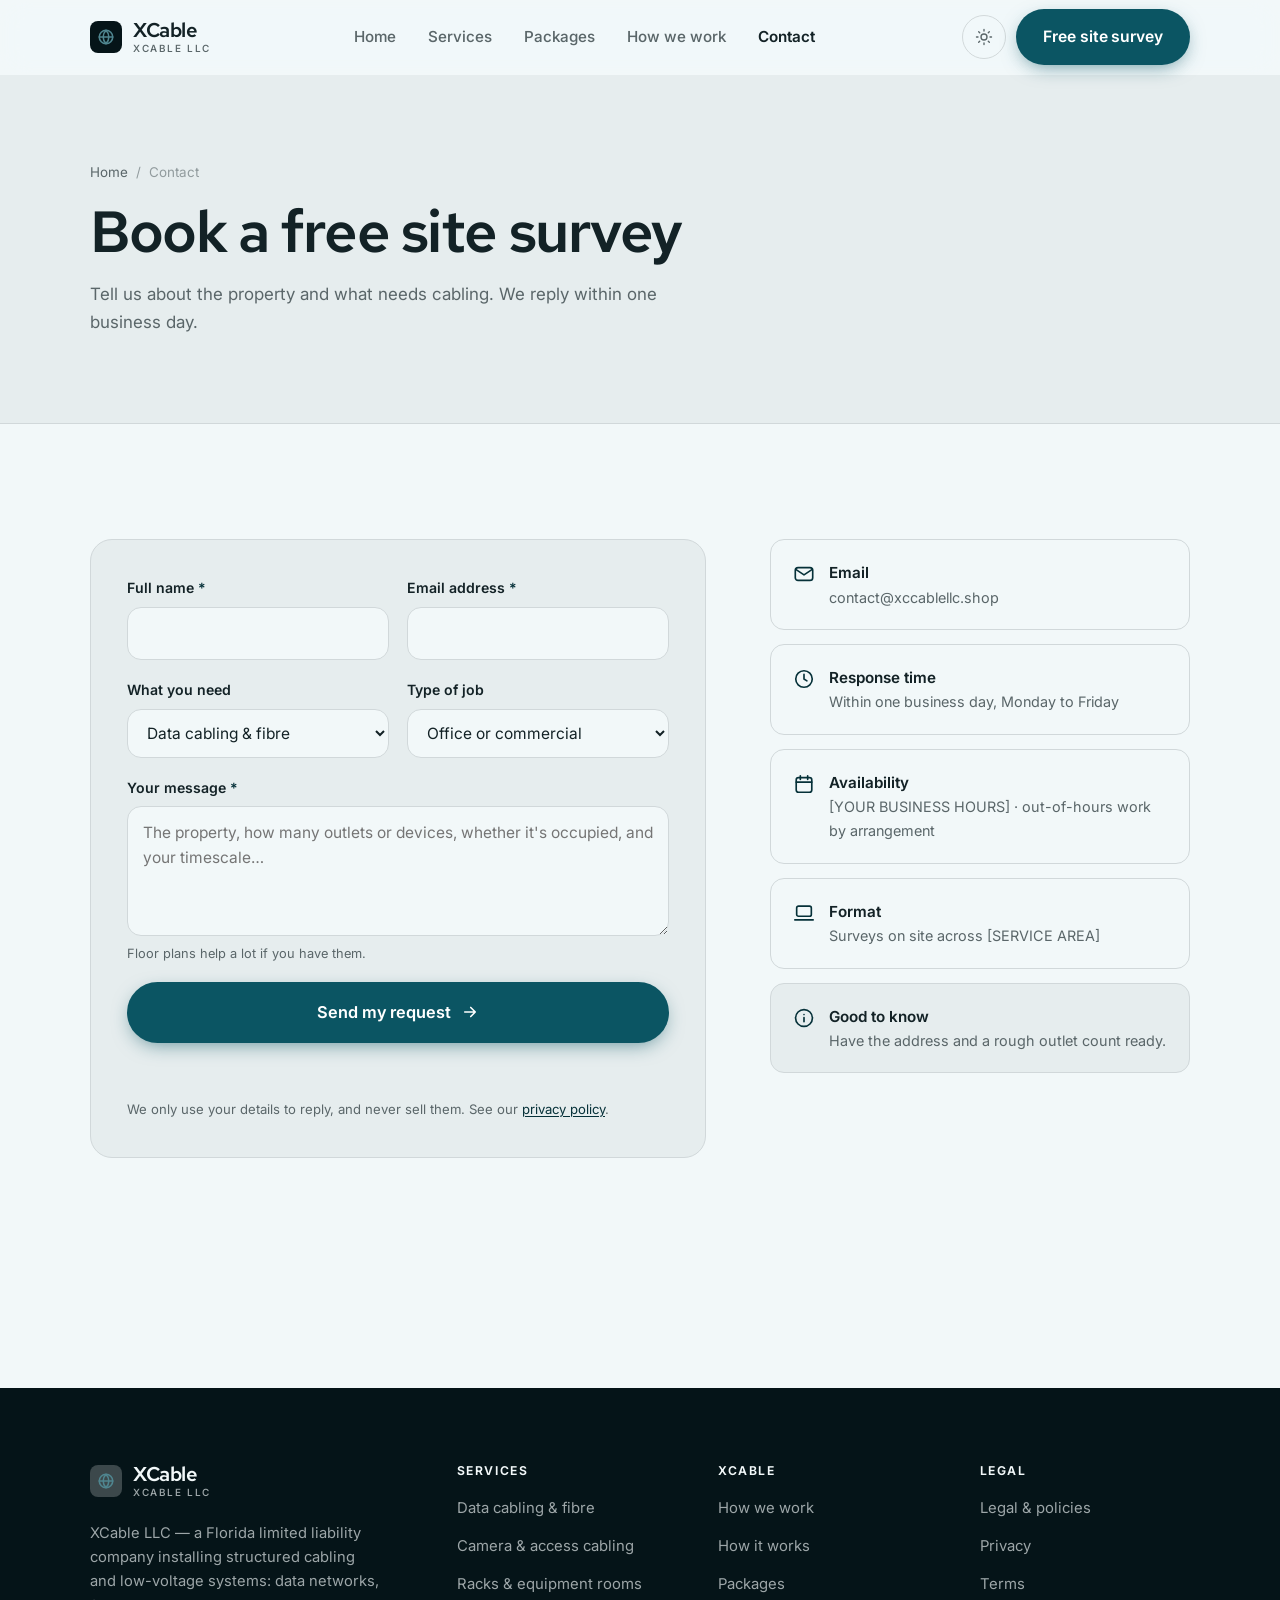
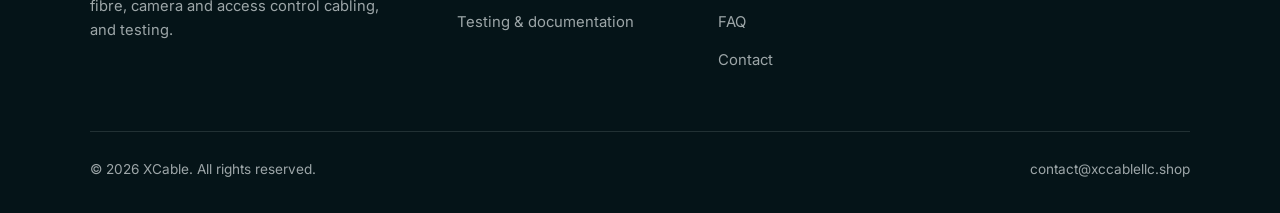
<file: contact.html>
<!DOCTYPE html>
<html lang="en" class="no-js">
<head>
<meta charset="utf-8">
<meta name="viewport" content="width=device-width, initial-scale=1">
<title>Contact — XCable</title>
<meta name="description" content="Contact XCable LLC for a site survey. We reply within one business day.">
<link rel="canonical" href="https://xccablellc.shop/contact.html">

<meta property="og:type" content="website">
<meta property="og:url" content="https://xccablellc.shop/contact.html">
<meta property="og:site_name" content="XCable">
<meta property="og:locale" content="en_US">
<meta property="og:title" content="Contact — XCable">
<meta property="og:description" content="Contact XCable LLC for a site survey. We reply within one business day.">
<meta name="theme-color" content="#051418">

<link rel="icon" href="assets/img/favicon.svg" type="image/svg+xml">
<link rel="preconnect" href="https://fonts.googleapis.com">
<link rel="preconnect" href="https://fonts.gstatic.com" crossorigin>
<link rel="stylesheet" href="https://fonts.googleapis.com/css2?family=Red+Hat+Text:wght@400..700&family=Inter:wght@400..700&display=swap">
<link rel="stylesheet" href="assets/css/style.css">

<!-- Thème appliqué avant le premier rendu (évite le flash) -->
<script>
document.documentElement.classList.remove('no-js');
(function(){try{var t=localStorage.getItem('site-theme');if(t){document.documentElement.setAttribute('data-theme',t);}}catch(e){}})();
</script>
</head>

<body>
<a class="skip-link" href="#main">Skip to main content</a>

<header class="site-header">
  <nav class="wrap nav" aria-label="Main navigation">
    <a class="brand" href="index.html">
      <svg class="brand__mark" viewBox="0 0 64 64" aria-hidden="true">
        <rect class="bm-bg" width="64" height="64" rx="16"/>
        <g class="bm-ic" transform="translate(14 14) scale(1.5)" fill="none" stroke-width="2.1" stroke-linecap="round" stroke-linejoin="round"><circle cx="12" cy="12" r="9"/><path d="M3 12h18M12 3c2.5 2.7 3.8 5.7 3.8 9s-1.3 6.3-3.8 9c-2.5-2.7-3.8-5.7-3.8-9S9.5 5.7 12 3z"/></g>
      </svg>
      <span>XCable<span class="brand__sub">XCable LLC</span></span>
    </a>

    <ul class="nav__links" id="nav-links">
      <li><a href="index.html">Home</a></li>
      <li><a href="programs.html">Services</a></li>
      <li><a href="index.html#pricing">Packages</a></li>
      <li><a href="about.html">How we work</a></li>
      <li><a href="contact.html" aria-current="page">Contact</a></li>
      <li><a class="btn btn--primary" href="contact.html">Free site survey</a></li>
    </ul>

    <div class="nav__cta">
      <button class="theme-toggle" type="button" aria-label="Switch to dark theme">
        <svg class="icon-sun" viewBox="0 0 24 24" fill="none" stroke="currentColor" stroke-width="1.8" stroke-linecap="round" aria-hidden="true"><circle cx="12" cy="12" r="4"/><path d="M12 2v2m0 16v2M2 12h2m16 0h2M4.9 4.9l1.4 1.4m11.4 11.4 1.4 1.4M19.1 4.9l-1.4 1.4M6.3 17.7l-1.4 1.4"/></svg>
        <svg class="icon-moon" viewBox="0 0 24 24" fill="none" stroke="currentColor" stroke-width="1.8" stroke-linecap="round" stroke-linejoin="round" aria-hidden="true"><path d="M21 12.8A9 9 0 1 1 11.2 3a7 7 0 0 0 9.8 9.8z"/></svg>
      </button>
      <a class="btn btn--primary" href="contact.html">Free site survey</a>
      <button class="nav__toggle" type="button" aria-expanded="false" aria-controls="nav-links" aria-label="Open menu">
        <svg class="icon-open" viewBox="0 0 24 24" fill="none" stroke="currentColor" stroke-width="2" stroke-linecap="round" aria-hidden="true"><path d="M3 6h18M3 12h18M3 18h18"/></svg>
        <svg class="icon-close" viewBox="0 0 24 24" fill="none" stroke="currentColor" stroke-width="2" stroke-linecap="round" aria-hidden="true"><path d="M6 6l12 12M18 6L6 18"/></svg>
      </button>
    </div>
  </nav>
</header>

<main id="main">

<section class="page-head">
  <div class="wrap">
    <nav class="breadcrumb" aria-label="Breadcrumb">
      <a href="index.html">Home</a><span>/</span><span aria-current="page">Contact</span>
    </nav>
    <h1>Book a free site survey</h1>
    <p>Tell us about the property and what needs cabling. We reply within one business day.</p>
  </div>
</section>

<section class="section wrap">
  <div class="form-layout">

    <!--
      FORM: the action attribute holds a placeholder id. Create a free form at
      https://formspree.io and replace VOTRE_ID_FORMSPREE. Until then, the button
      opens the visitor's email app with a pre-filled message to contact@xccablellc.shop.
    -->
    <form class="form" id="contact-form" action="https://formspree.io/f/VOTRE_ID_FORMSPREE" method="POST"
          data-email="contact@xccablellc.shop" data-subject="Site survey request"
          data-msg-mail="Your email app will open with the message ready to send." data-msg-sending="Sending…"
          data-msg-ok="Thanks! Your message is on its way. We reply within one business day." data-msg-err="Sending failed. Please email us directly at">
      <div class="form__row">
        <div class="field">
          <label for="nom">Full name <span class="req" aria-hidden="true">*</span></label>
          <input type="text" id="nom" name="nom" autocomplete="name" required>
        </div>
        <div class="field">
          <label for="email">Email address <span class="req" aria-hidden="true">*</span></label>
          <input type="email" id="email" name="email" autocomplete="email" required>
        </div>
      </div>

      <div class="form__row">
        <div class="field">
          <label for="programme">What you need</label>
          <select id="programme" name="programme">
            <option>Data cabling &amp; fibre</option>
            <option>Camera &amp; access cabling</option>
            <option>Racks &amp; equipment rooms</option>
            <option>Testing &amp; documentation</option>
            <option>Not sure yet</option>
          </select>
        </div>
        <div class="field">
          <label for="niveau">Type of job</label>
          <select id="niveau" name="niveau">
            <option>Office or commercial</option>
            <option>New build or fit-out</option>
            <option>Home or residential</option>
            <option>Moves and changes</option>
          </select>
        </div>
      </div>

      <div class="field">
        <label for="message">Your message <span class="req" aria-hidden="true">*</span></label>
        <textarea id="message" name="message" required placeholder="The property, how many outlets or devices, whether it's occupied, and your timescale…"></textarea>
        <span class="field__hint">Floor plans help a lot if you have them.</span>
      </div>

      <!-- Bot trap: hidden from humans -->
      <div class="visually-hidden" aria-hidden="true">
        <label for="site-web">Leave this field empty</label>
        <input type="text" id="site-web" name="_gotcha" tabindex="-1" autocomplete="off">
      </div>

      <button class="btn btn--primary btn--lg" type="submit">Send my request <svg viewBox="0 0 24 24" fill="none" stroke="currentColor" stroke-width="2.2" stroke-linecap="round" stroke-linejoin="round" aria-hidden="true"><path d="M5 12h14M13 6l6 6-6 6"/></svg></button>

      <p id="form-status" class="form__status" role="status" aria-live="polite"></p>

      <p class="form__note">
        We only use your details to reply, and never sell them. See our <a href="legal.html#privacy">privacy policy</a>.
      </p>
    </form>

    <aside class="contact-aside">
      <div class="contact-card">
        <svg viewBox="0 0 24 24" fill="none" stroke="currentColor" stroke-width="1.8" stroke-linecap="round" stroke-linejoin="round" aria-hidden="true"><rect x="2.5" y="5" width="19" height="14" rx="3"/><path d="M3 7l9 6 9-6"/></svg>
        <div><b>Email</b><a href="mailto:contact@xccablellc.shop">contact@xccablellc.shop</a></div>
      </div>
      <div class="contact-card">
        <svg viewBox="0 0 24 24" fill="none" stroke="currentColor" stroke-width="1.8" stroke-linecap="round" stroke-linejoin="round" aria-hidden="true"><circle cx="12" cy="12" r="9"/><path d="M12 7v5l3.2 2"/></svg>
        <div><b>Response time</b><span>Within one business day, Monday to Friday</span></div>
      </div>
      <div class="contact-card">
        <svg viewBox="0 0 24 24" fill="none" stroke="currentColor" stroke-width="1.8" stroke-linecap="round" stroke-linejoin="round" aria-hidden="true"><rect x="3.5" y="5" width="17" height="16" rx="2.5"/><path d="M8 3v4M16 3v4M3.5 10h17"/></svg>
        <div><b>Availability</b><span>[YOUR BUSINESS HOURS] · out-of-hours work by arrangement</span></div>
      </div>
      <div class="contact-card">
        <svg viewBox="0 0 24 24" fill="none" stroke="currentColor" stroke-width="1.8" stroke-linecap="round" stroke-linejoin="round" aria-hidden="true"><rect x="4" y="4.5" width="16" height="11" rx="2"/><path d="M2 19.5h20"/></svg>
        <div><b>Format</b><span>Surveys on site across [SERVICE AREA]</span></div>
      </div>
      <div class="contact-card contact-card--soft">
        <svg viewBox="0 0 24 24" fill="none" stroke="currentColor" stroke-width="1.8" stroke-linecap="round" stroke-linejoin="round" aria-hidden="true"><circle cx="12" cy="12" r="9.2"/><path d="M12 16v-4.5M12 8.2v.1"/></svg>
        <div><b>Good to know</b><span>Have the address and a rough outlet count ready.</span></div>
      </div>
    </aside>

  </div>
</section>

</main>

<footer class="site-footer">
  <div class="wrap">
    <div class="footer__grid">
      <div class="footer__brand">
        <a class="brand" href="index.html">
          <svg class="brand__mark" viewBox="0 0 64 64" aria-hidden="true">
        <rect class="bm-bg" width="64" height="64" rx="16"/>
        <g class="bm-ic" transform="translate(14 14) scale(1.5)" fill="none" stroke-width="2.1" stroke-linecap="round" stroke-linejoin="round"><circle cx="12" cy="12" r="9"/><path d="M3 12h18M12 3c2.5 2.7 3.8 5.7 3.8 9s-1.3 6.3-3.8 9c-2.5-2.7-3.8-5.7-3.8-9S9.5 5.7 12 3z"/></g>
      </svg>
          <span>XCable<span class="brand__sub">XCable LLC</span></span>
        </a>
        <p>XCable LLC — a Florida limited liability company installing structured cabling and low-voltage systems: data networks, fibre, camera and access control cabling, and testing.</p>
      </div>

      <div class="footer__col">
        <h4>Services</h4>
        <ul>
          <li><a href="programs.html#data">Data cabling &amp; fibre</a></li>
          <li><a href="programs.html#security">Camera &amp; access cabling</a></li>
          <li><a href="programs.html#racks">Racks &amp; equipment rooms</a></li>
          <li><a href="programs.html#testing">Testing &amp; documentation</a></li>
        </ul>
      </div>

      <div class="footer__col">
        <h4>XCable</h4>
        <ul>
          <li><a href="about.html">How we work</a></li>
          <li><a href="index.html#how-it-works">How it works</a></li>
          <li><a href="index.html#pricing">Packages</a></li>
          <li><a href="index.html#faq">FAQ</a></li>
          <li><a href="contact.html">Contact</a></li>
        </ul>
      </div>

      <div class="footer__col">
        <h4>Legal</h4>
        <ul>
          <li><a href="legal.html">Legal &amp; policies</a></li>
          <li><a href="legal.html#privacy">Privacy</a></li>
          <li><a href="legal.html#terms">Terms</a></li>
        </ul>
      </div>
    </div>

    <div class="footer__bottom">
      <p>© <span data-year>2026</span> XCable. All rights reserved.</p>
      <p><a href="mailto:contact@xccablellc.shop">contact@xccablellc.shop</a></p>
    </div>
  </div>
</footer>

<script src="assets/js/main.js" defer></script>
</body>
</html>
</file>
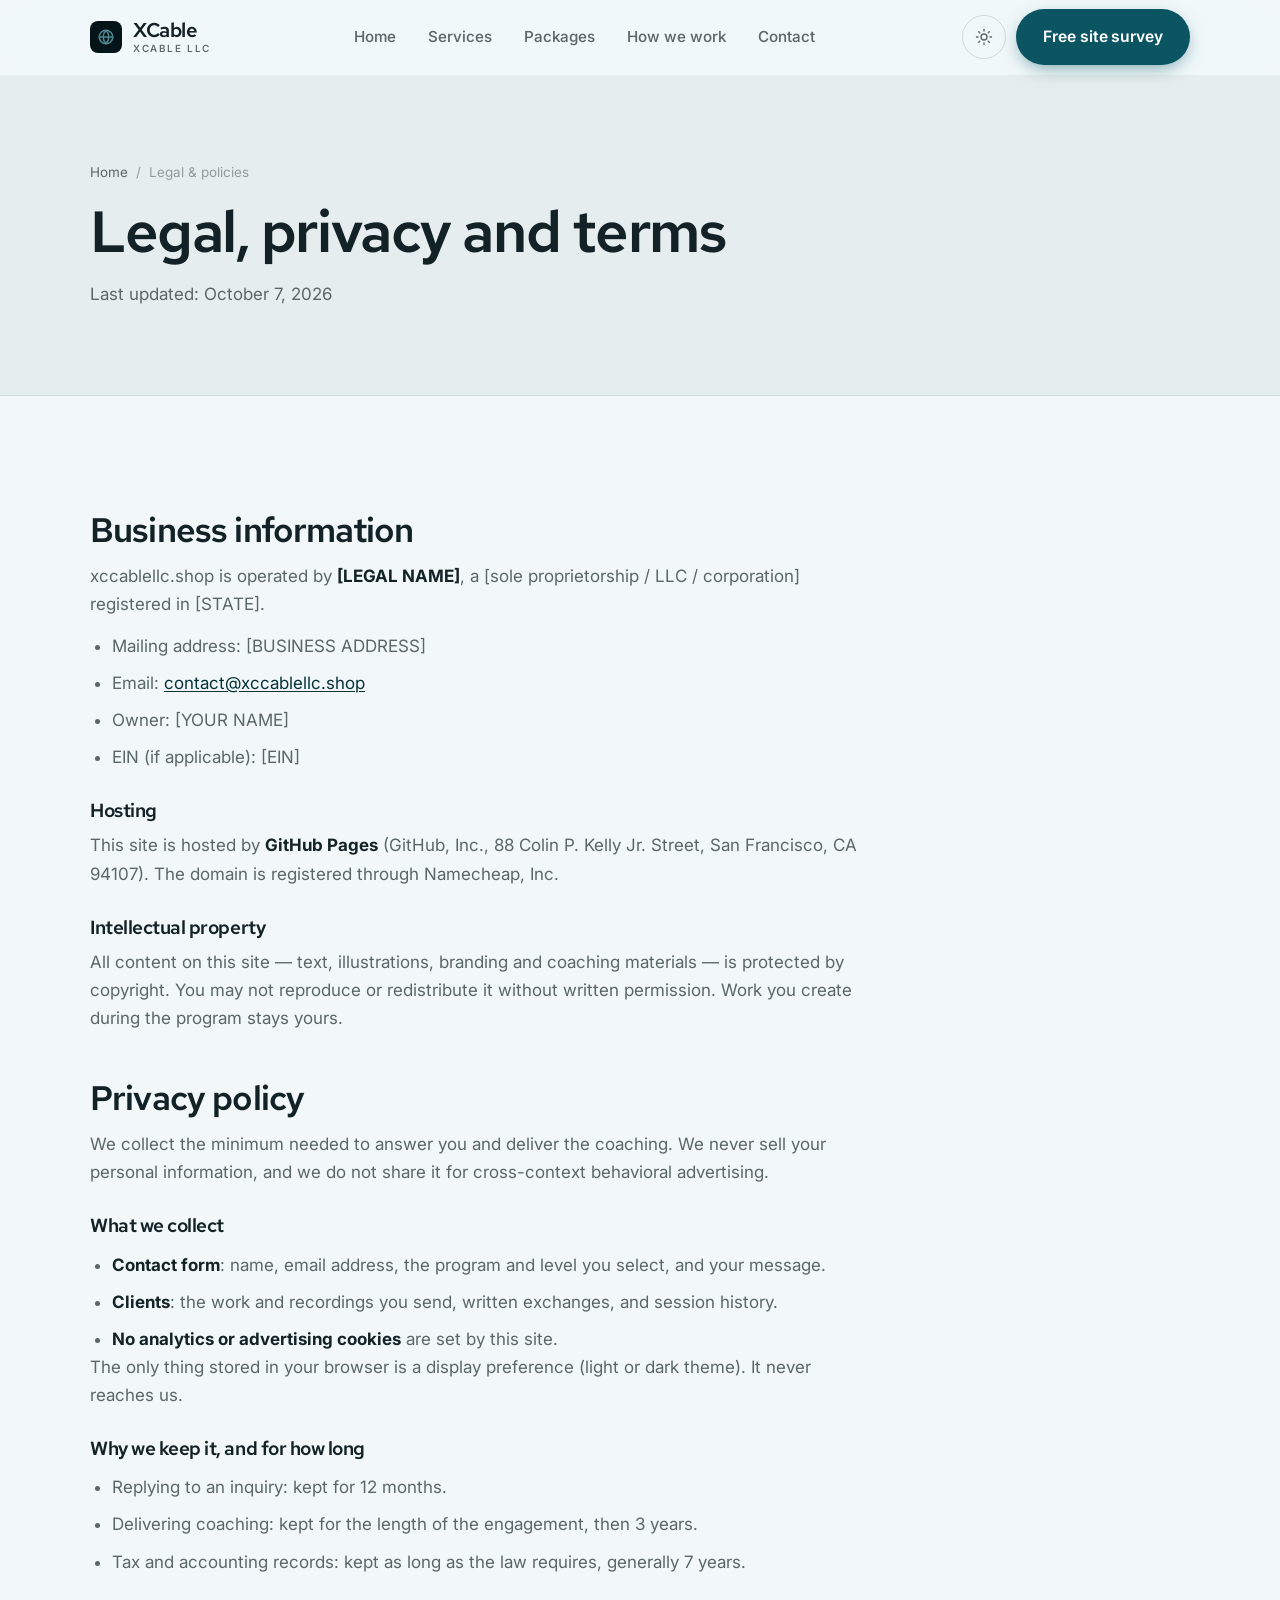
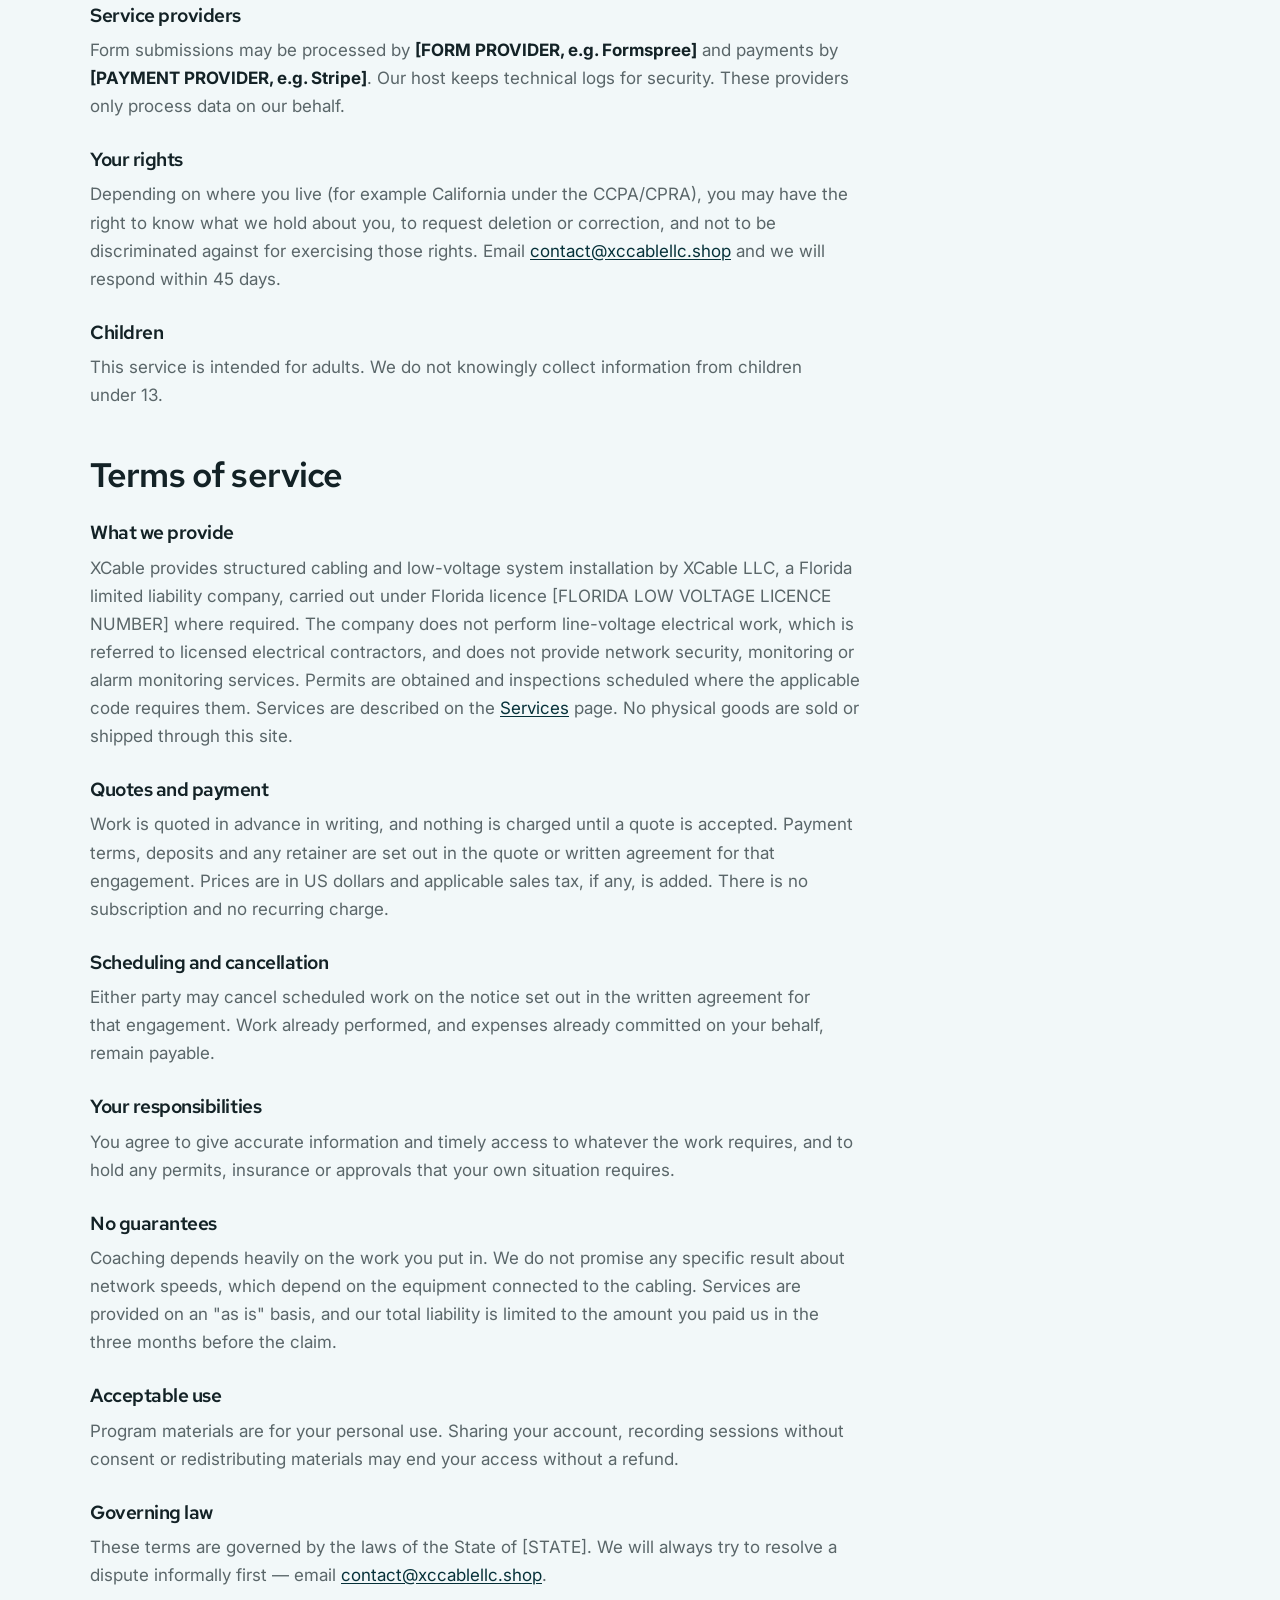
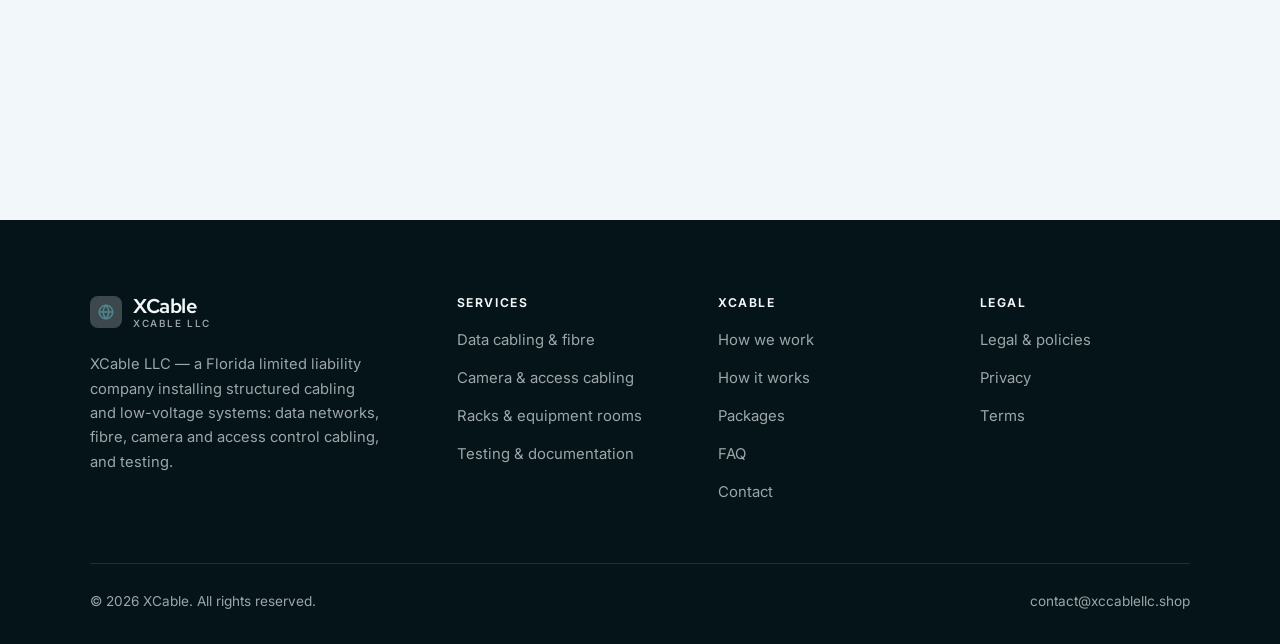
<file: legal.html>
<!DOCTYPE html>
<html lang="en" class="no-js">
<head>
<meta charset="utf-8">
<meta name="viewport" content="width=device-width, initial-scale=1">
<title>Legal, privacy and terms — XCable</title>
<meta name="description" content="Business information, privacy policy and terms of service for XCable.">
<meta name="robots" content="noindex">

<meta property="og:type" content="website">
<meta property="og:url" content="https://xccablellc.shop/legal.html">
<meta property="og:site_name" content="XCable">
<meta property="og:locale" content="en_US">
<meta property="og:title" content="Legal, privacy and terms — XCable">
<meta property="og:description" content="Business information, privacy policy and terms of service for XCable.">
<meta name="theme-color" content="#051418">

<link rel="icon" href="assets/img/favicon.svg" type="image/svg+xml">
<link rel="preconnect" href="https://fonts.googleapis.com">
<link rel="preconnect" href="https://fonts.gstatic.com" crossorigin>
<link rel="stylesheet" href="https://fonts.googleapis.com/css2?family=Red+Hat+Text:wght@400..700&family=Inter:wght@400..700&display=swap">
<link rel="stylesheet" href="assets/css/style.css">

<!-- Thème appliqué avant le premier rendu (évite le flash) -->
<script>
document.documentElement.classList.remove('no-js');
(function(){try{var t=localStorage.getItem('site-theme');if(t){document.documentElement.setAttribute('data-theme',t);}}catch(e){}})();
</script>
</head>

<body>
<a class="skip-link" href="#main">Skip to main content</a>

<header class="site-header">
  <nav class="wrap nav" aria-label="Main navigation">
    <a class="brand" href="index.html">
      <svg class="brand__mark" viewBox="0 0 64 64" aria-hidden="true">
        <rect class="bm-bg" width="64" height="64" rx="16"/>
        <g class="bm-ic" transform="translate(14 14) scale(1.5)" fill="none" stroke-width="2.1" stroke-linecap="round" stroke-linejoin="round"><circle cx="12" cy="12" r="9"/><path d="M3 12h18M12 3c2.5 2.7 3.8 5.7 3.8 9s-1.3 6.3-3.8 9c-2.5-2.7-3.8-5.7-3.8-9S9.5 5.7 12 3z"/></g>
      </svg>
      <span>XCable<span class="brand__sub">XCable LLC</span></span>
    </a>

    <ul class="nav__links" id="nav-links">
      <li><a href="index.html">Home</a></li>
      <li><a href="programs.html">Services</a></li>
      <li><a href="index.html#pricing">Packages</a></li>
      <li><a href="about.html">How we work</a></li>
      <li><a href="contact.html">Contact</a></li>
      <li><a class="btn btn--primary" href="contact.html">Free site survey</a></li>
    </ul>

    <div class="nav__cta">
      <button class="theme-toggle" type="button" aria-label="Switch to dark theme">
        <svg class="icon-sun" viewBox="0 0 24 24" fill="none" stroke="currentColor" stroke-width="1.8" stroke-linecap="round" aria-hidden="true"><circle cx="12" cy="12" r="4"/><path d="M12 2v2m0 16v2M2 12h2m16 0h2M4.9 4.9l1.4 1.4m11.4 11.4 1.4 1.4M19.1 4.9l-1.4 1.4M6.3 17.7l-1.4 1.4"/></svg>
        <svg class="icon-moon" viewBox="0 0 24 24" fill="none" stroke="currentColor" stroke-width="1.8" stroke-linecap="round" stroke-linejoin="round" aria-hidden="true"><path d="M21 12.8A9 9 0 1 1 11.2 3a7 7 0 0 0 9.8 9.8z"/></svg>
      </button>
      <a class="btn btn--primary" href="contact.html">Free site survey</a>
      <button class="nav__toggle" type="button" aria-expanded="false" aria-controls="nav-links" aria-label="Open menu">
        <svg class="icon-open" viewBox="0 0 24 24" fill="none" stroke="currentColor" stroke-width="2" stroke-linecap="round" aria-hidden="true"><path d="M3 6h18M3 12h18M3 18h18"/></svg>
        <svg class="icon-close" viewBox="0 0 24 24" fill="none" stroke="currentColor" stroke-width="2" stroke-linecap="round" aria-hidden="true"><path d="M6 6l12 12M18 6L6 18"/></svg>
      </button>
    </div>
  </nav>
</header>

<main id="main">

<section class="page-head">
  <div class="wrap">
    <nav class="breadcrumb" aria-label="Breadcrumb">
      <a href="index.html">Home</a><span>/</span><span aria-current="page">Legal &amp; policies</span>
    </nav>
    <h1>Legal, privacy and terms</h1>
    <p>Last updated: <time datetime="2026-10-07">October 7, 2026</time></p>
  </div>
</section>

<section class="section wrap">
  <div class="prose">

    <!--
      TO DO: this is a skeleton, not legal advice. Replace every [BRACKET] with
      your real details before selling, and have a lawyer review it if you can.
      Consumer protection rules differ by state.
    -->

    <h2 id="business">Business information</h2>
    <p>
      xccablellc.shop is operated by <strong>[LEGAL NAME]</strong>, a [sole proprietorship / LLC / corporation]
      registered in [STATE].
    </p>
    <ul>
      <li>Mailing address: [BUSINESS ADDRESS]</li>
      <li>Email: <a href="mailto:contact@xccablellc.shop">contact@xccablellc.shop</a></li>
      <li>Owner: [YOUR NAME]</li>
      <li>EIN (if applicable): [EIN]</li>
    </ul>

    <h3>Hosting</h3>
    <p>
      This site is hosted by <strong>GitHub Pages</strong> (GitHub, Inc., 88 Colin P. Kelly Jr. Street,
      San Francisco, CA 94107). The domain is registered through Namecheap, Inc.
    </p>

    <h3>Intellectual property</h3>
    <p>
      All content on this site — text, illustrations, branding and coaching materials — is protected by
      copyright. You may not reproduce or redistribute it without written permission. Work you create during
      the program stays yours.
    </p>

    <h2 id="privacy">Privacy policy</h2>
    <p>
      We collect the minimum needed to answer you and deliver the coaching. We never sell your personal
      information, and we do not share it for cross-context behavioral advertising.
    </p>
    <h3>What we collect</h3>
    <ul>
      <li><strong>Contact form</strong>: name, email address, the program and level you select, and your message.</li>
      <li><strong>Clients</strong>: the work and recordings you send, written exchanges, and session history.</li>
      <li><strong>No analytics or advertising cookies</strong> are set by this site.</li>
    </ul>
    <p>
      The only thing stored in your browser is a display preference (light or dark theme). It never reaches us.
    </p>
    <h3>Why we keep it, and for how long</h3>
    <ul>
      <li>Replying to an inquiry: kept for 12 months.</li>
      <li>Delivering coaching: kept for the length of the engagement, then 3 years.</li>
      <li>Tax and accounting records: kept as long as the law requires, generally 7 years.</li>
    </ul>
    <h3>Service providers</h3>
    <p>
      Form submissions may be processed by <strong>[FORM PROVIDER, e.g. Formspree]</strong> and payments by
      <strong>[PAYMENT PROVIDER, e.g. Stripe]</strong>. Our host keeps technical logs for security. These
      providers only process data on our behalf.
    </p>
    <h3>Your rights</h3>
    <p>
      Depending on where you live (for example California under the CCPA/CPRA), you may have the right to
      know what we hold about you, to request deletion or correction, and not to be discriminated against for
      exercising those rights. Email <a href="mailto:contact@xccablellc.shop">contact@xccablellc.shop</a> and we will respond within 45 days.
    </p>
    <h3>Children</h3>
    <p>
      This service is intended for adults. We do not knowingly collect information from children under 13.
    </p>

    <h2 id="terms">Terms of service</h2>
    <h3>What we provide</h3>
    <p>
      XCable provides structured cabling and low-voltage system installation by XCable LLC, a Florida limited liability company, carried out under Florida licence [FLORIDA LOW VOLTAGE LICENCE NUMBER] where required. The company does not perform line-voltage electrical work, which is referred to licensed electrical contractors, and does not provide network security, monitoring or alarm monitoring services. Permits are obtained and inspections scheduled where the applicable code requires them. Services are described on the
      <a href="programs.html">Services</a> page. No physical goods are sold or shipped through this site.
    </p>
    <h3>Quotes and payment</h3>
    <p>
      Work is quoted in advance in writing, and nothing is charged until a quote is accepted. Payment terms,
      deposits and any retainer are set out in the quote or written agreement for that engagement. Prices are in
      US dollars and applicable sales tax, if any, is added. There is no subscription and no recurring charge.
    </p>
    <h3>Scheduling and cancellation</h3>
    <p>
      Either party may cancel scheduled work on the notice set out in the written agreement for that engagement.
      Work already performed, and expenses already committed on your behalf, remain payable.
    </p>
    <h3>Your responsibilities</h3>
    <p>
      You agree to give accurate information and timely access to whatever the work requires, and to hold any
      permits, insurance or approvals that your own situation requires.
    </p>

    <h3>No guarantees</h3>
    <p>
      Coaching depends heavily on the work you put in. We do not promise any specific result
      about network speeds, which depend on the equipment connected to the cabling. Services are provided on an "as is" basis, and our total
      liability is limited to the amount you paid us in the three months before the claim.
    </p>
    <h3>Acceptable use</h3>
    <p>
      Program materials are for your personal use. Sharing your account, recording sessions without consent
      or redistributing materials may end your access without a refund.
    </p>
    <h3>Governing law</h3>
    <p>
      These terms are governed by the laws of the State of [STATE]. We will always try to resolve a dispute
      informally first — email <a href="mailto:contact@xccablellc.shop">contact@xccablellc.shop</a>.
    </p>

  </div>
</section>

</main>

<footer class="site-footer">
  <div class="wrap">
    <div class="footer__grid">
      <div class="footer__brand">
        <a class="brand" href="index.html">
          <svg class="brand__mark" viewBox="0 0 64 64" aria-hidden="true">
        <rect class="bm-bg" width="64" height="64" rx="16"/>
        <g class="bm-ic" transform="translate(14 14) scale(1.5)" fill="none" stroke-width="2.1" stroke-linecap="round" stroke-linejoin="round"><circle cx="12" cy="12" r="9"/><path d="M3 12h18M12 3c2.5 2.7 3.8 5.7 3.8 9s-1.3 6.3-3.8 9c-2.5-2.7-3.8-5.7-3.8-9S9.5 5.7 12 3z"/></g>
      </svg>
          <span>XCable<span class="brand__sub">XCable LLC</span></span>
        </a>
        <p>XCable LLC — a Florida limited liability company installing structured cabling and low-voltage systems: data networks, fibre, camera and access control cabling, and testing.</p>
      </div>

      <div class="footer__col">
        <h4>Services</h4>
        <ul>
          <li><a href="programs.html#data">Data cabling &amp; fibre</a></li>
          <li><a href="programs.html#security">Camera &amp; access cabling</a></li>
          <li><a href="programs.html#racks">Racks &amp; equipment rooms</a></li>
          <li><a href="programs.html#testing">Testing &amp; documentation</a></li>
        </ul>
      </div>

      <div class="footer__col">
        <h4>XCable</h4>
        <ul>
          <li><a href="about.html">How we work</a></li>
          <li><a href="index.html#how-it-works">How it works</a></li>
          <li><a href="index.html#pricing">Packages</a></li>
          <li><a href="index.html#faq">FAQ</a></li>
          <li><a href="contact.html">Contact</a></li>
        </ul>
      </div>

      <div class="footer__col">
        <h4>Legal</h4>
        <ul>
          <li><a href="legal.html">Legal &amp; policies</a></li>
          <li><a href="legal.html#privacy">Privacy</a></li>
          <li><a href="legal.html#terms">Terms</a></li>
        </ul>
      </div>
    </div>

    <div class="footer__bottom">
      <p>© <span data-year>2026</span> XCable. All rights reserved.</p>
      <p><a href="mailto:contact@xccablellc.shop">contact@xccablellc.shop</a></p>
    </div>
  </div>
</footer>

<script src="assets/js/main.js" defer></script>
</body>
</html>
</file>
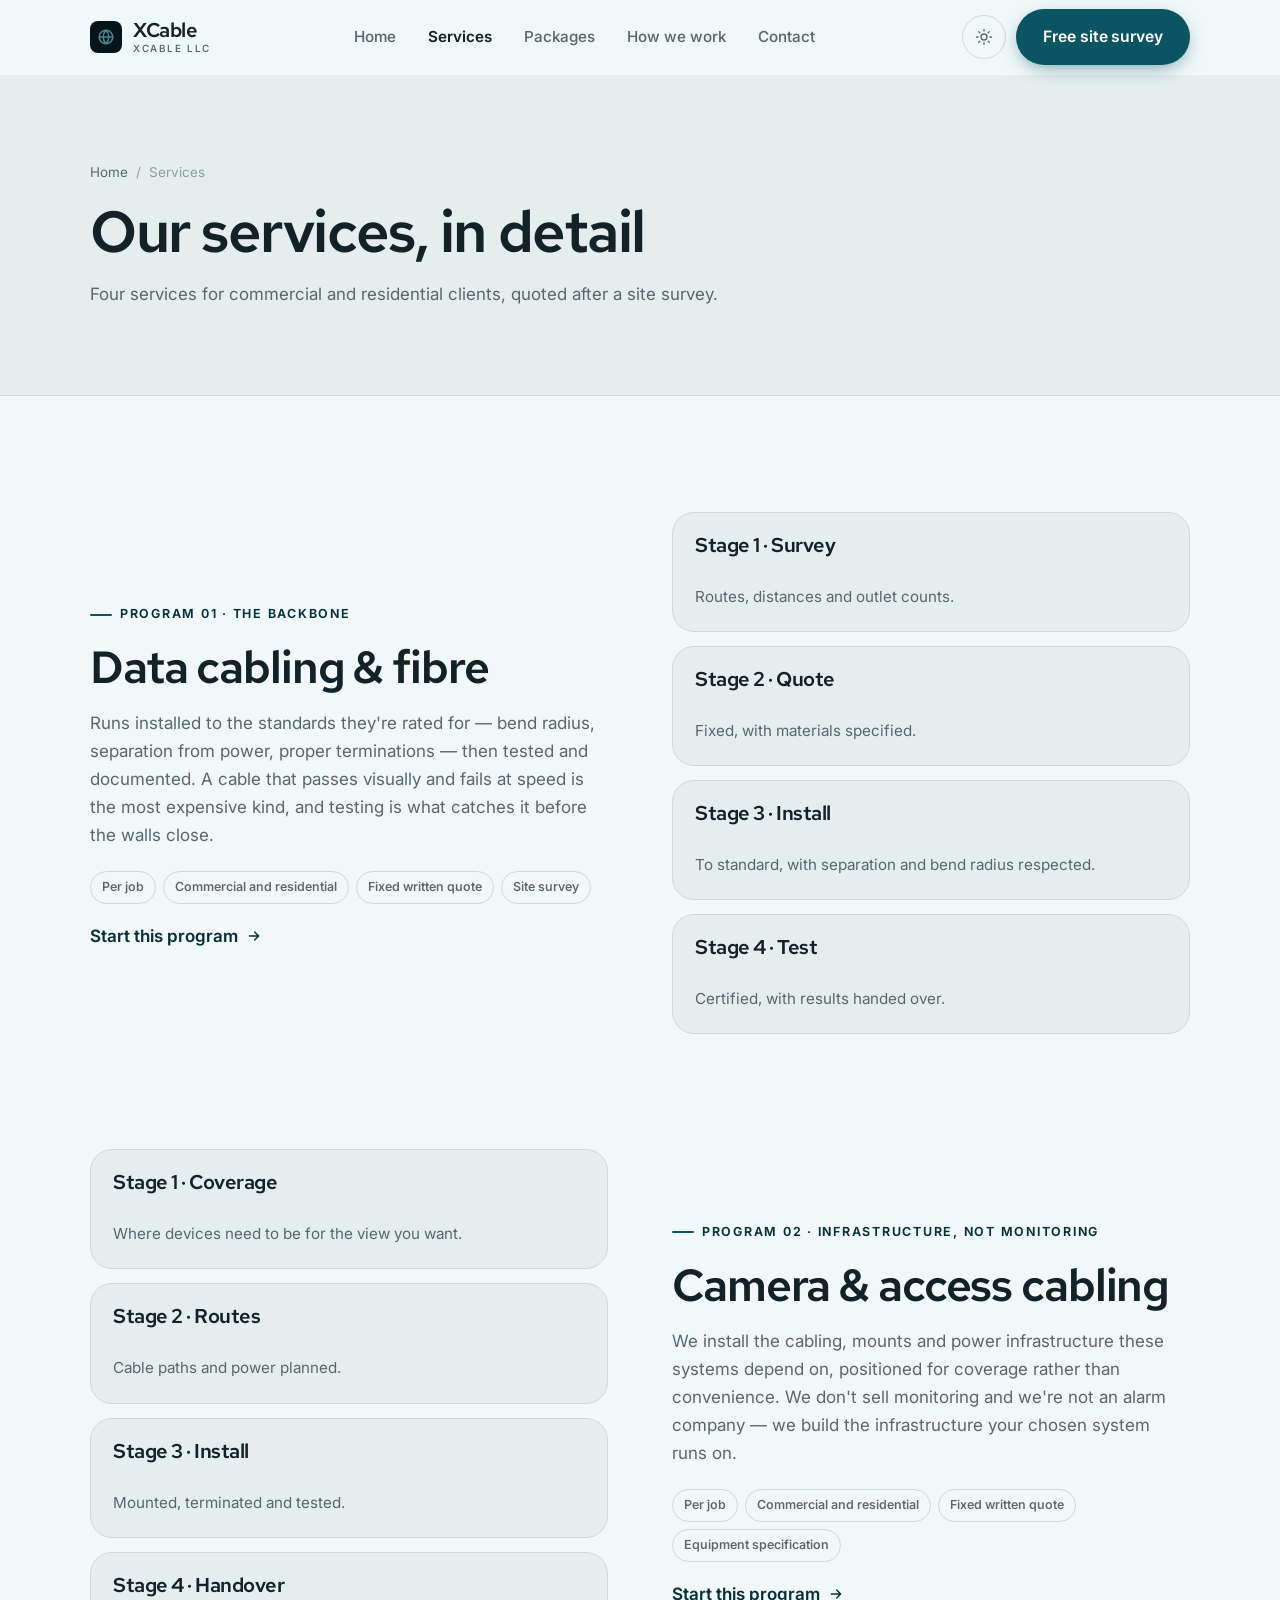
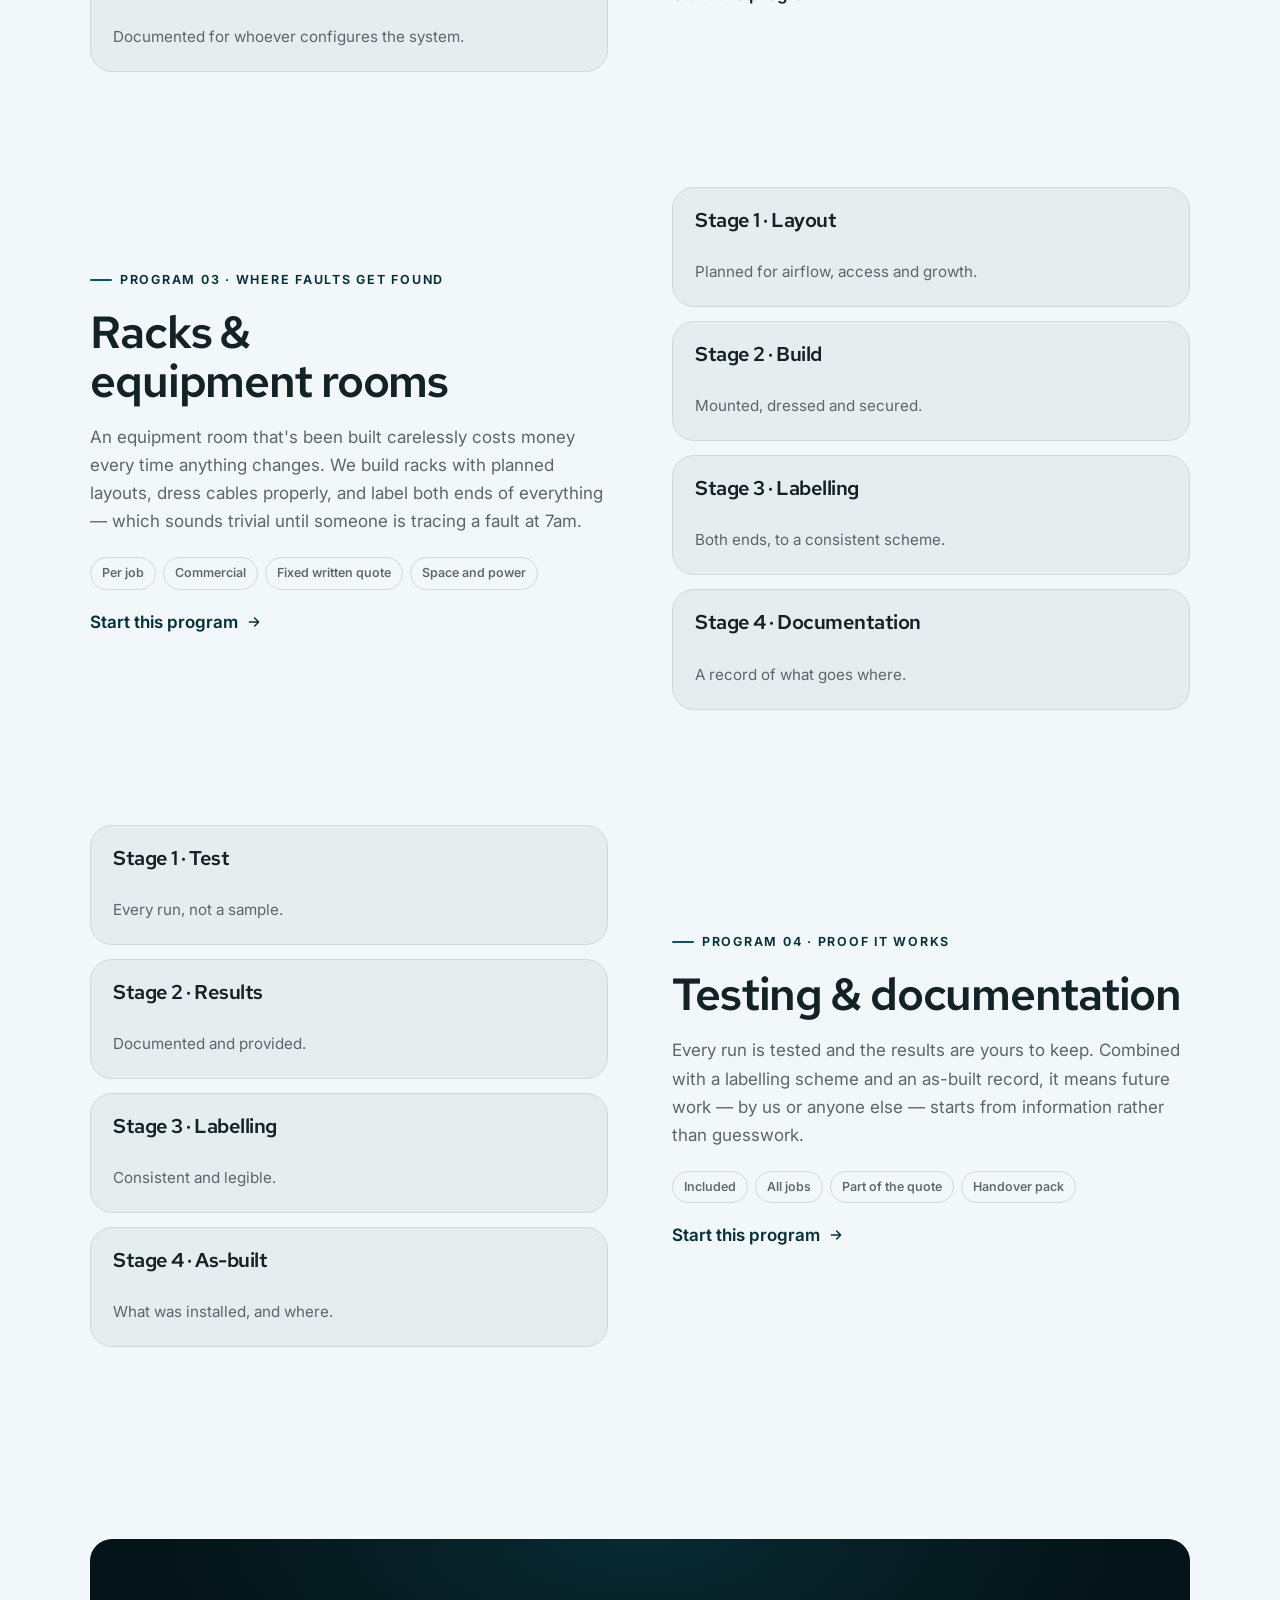
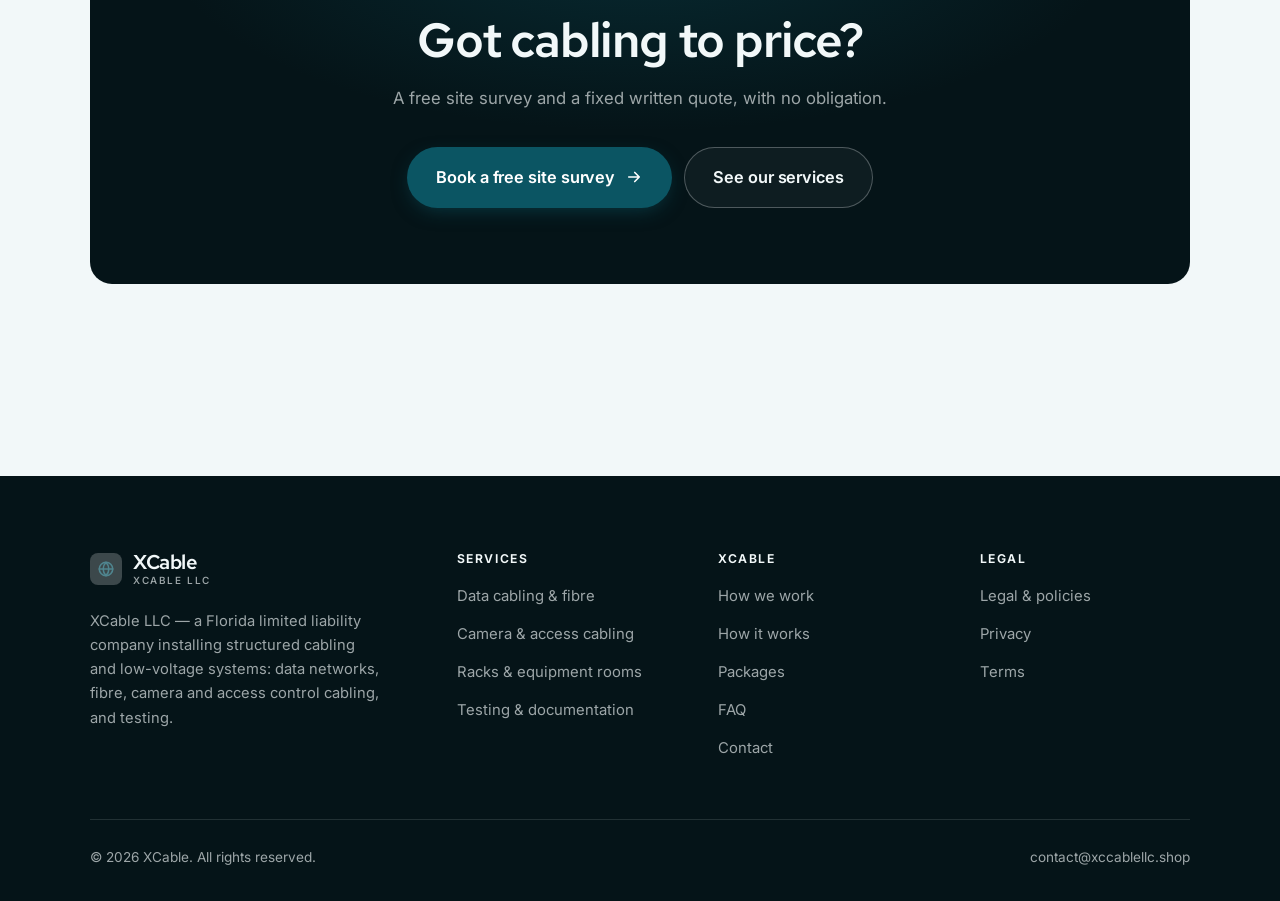
<file: programs.html>
<!DOCTYPE html>
<html lang="en" class="no-js">
<head>
<meta charset="utf-8">
<meta name="viewport" content="width=device-width, initial-scale=1">
<title>Services — XCable</title>
<meta name="description" content="Services of XCable LLC: data cabling and fibre, camera and access cabling, racks and equipment rooms, testing and documentation.">
<link rel="canonical" href="https://xccablellc.shop/programs.html">

<meta property="og:type" content="website">
<meta property="og:url" content="https://xccablellc.shop/programs.html">
<meta property="og:site_name" content="XCable">
<meta property="og:locale" content="en_US">
<meta property="og:title" content="Services — XCable">
<meta property="og:description" content="Services of XCable LLC: data cabling and fibre, camera and access cabling, racks and equipment rooms, testing and documentation.">
<meta name="theme-color" content="#051418">

<link rel="icon" href="assets/img/favicon.svg" type="image/svg+xml">
<link rel="preconnect" href="https://fonts.googleapis.com">
<link rel="preconnect" href="https://fonts.gstatic.com" crossorigin>
<link rel="stylesheet" href="https://fonts.googleapis.com/css2?family=Red+Hat+Text:wght@400..700&family=Inter:wght@400..700&display=swap">
<link rel="stylesheet" href="assets/css/style.css">

<!-- Thème appliqué avant le premier rendu (évite le flash) -->
<script>
document.documentElement.classList.remove('no-js');
(function(){try{var t=localStorage.getItem('site-theme');if(t){document.documentElement.setAttribute('data-theme',t);}}catch(e){}})();
</script>
</head>

<body>
<a class="skip-link" href="#main">Skip to main content</a>

<header class="site-header">
  <nav class="wrap nav" aria-label="Main navigation">
    <a class="brand" href="index.html">
      <svg class="brand__mark" viewBox="0 0 64 64" aria-hidden="true">
        <rect class="bm-bg" width="64" height="64" rx="16"/>
        <g class="bm-ic" transform="translate(14 14) scale(1.5)" fill="none" stroke-width="2.1" stroke-linecap="round" stroke-linejoin="round"><circle cx="12" cy="12" r="9"/><path d="M3 12h18M12 3c2.5 2.7 3.8 5.7 3.8 9s-1.3 6.3-3.8 9c-2.5-2.7-3.8-5.7-3.8-9S9.5 5.7 12 3z"/></g>
      </svg>
      <span>XCable<span class="brand__sub">XCable LLC</span></span>
    </a>

    <ul class="nav__links" id="nav-links">
      <li><a href="index.html">Home</a></li>
      <li><a href="programs.html" aria-current="page">Services</a></li>
      <li><a href="index.html#pricing">Packages</a></li>
      <li><a href="about.html">How we work</a></li>
      <li><a href="contact.html">Contact</a></li>
      <li><a class="btn btn--primary" href="contact.html">Free site survey</a></li>
    </ul>

    <div class="nav__cta">
      <button class="theme-toggle" type="button" aria-label="Switch to dark theme">
        <svg class="icon-sun" viewBox="0 0 24 24" fill="none" stroke="currentColor" stroke-width="1.8" stroke-linecap="round" aria-hidden="true"><circle cx="12" cy="12" r="4"/><path d="M12 2v2m0 16v2M2 12h2m16 0h2M4.9 4.9l1.4 1.4m11.4 11.4 1.4 1.4M19.1 4.9l-1.4 1.4M6.3 17.7l-1.4 1.4"/></svg>
        <svg class="icon-moon" viewBox="0 0 24 24" fill="none" stroke="currentColor" stroke-width="1.8" stroke-linecap="round" stroke-linejoin="round" aria-hidden="true"><path d="M21 12.8A9 9 0 1 1 11.2 3a7 7 0 0 0 9.8 9.8z"/></svg>
      </button>
      <a class="btn btn--primary" href="contact.html">Free site survey</a>
      <button class="nav__toggle" type="button" aria-expanded="false" aria-controls="nav-links" aria-label="Open menu">
        <svg class="icon-open" viewBox="0 0 24 24" fill="none" stroke="currentColor" stroke-width="2" stroke-linecap="round" aria-hidden="true"><path d="M3 6h18M3 12h18M3 18h18"/></svg>
        <svg class="icon-close" viewBox="0 0 24 24" fill="none" stroke="currentColor" stroke-width="2" stroke-linecap="round" aria-hidden="true"><path d="M6 6l12 12M18 6L6 18"/></svg>
      </button>
    </div>
  </nav>
</header>

<main id="main">

<section class="page-head">
  <div class="wrap">
    <nav class="breadcrumb" aria-label="Breadcrumb">
      <a href="index.html">Home</a><span>/</span><span aria-current="page">Services</span>
    </nav>
    <h1>Our services, in detail</h1>
    <p>Four services for commercial and residential clients, quoted after a site survey.</p>
  </div>
</section>

<section class="section wrap" id="data">
  <div class="split reveal">
    <div>
      <span class="eyebrow">Program 01 · The backbone</span>
      <h2>Data cabling &amp; fibre</h2>
      <p>Runs installed to the standards they're rated for — bend radius, separation from power, proper terminations — then tested and documented. A cable that passes visually and fails at speed is the most expensive kind, and testing is what catches it before the walls close.</p>
      <ul class="tags"><li>Per job</li><li>Commercial and residential</li><li>Fixed written quote</li><li>Site survey</li></ul>
      <p><a class="arrow-link" href="contact.html">Start this program <svg viewBox="0 0 24 24" fill="none" stroke="currentColor" stroke-width="2.2" stroke-linecap="round" stroke-linejoin="round" aria-hidden="true"><path d="M5 12h14M13 6l6 6-6 6"/></svg></a></p>
    </div>
    <div class="grid grid--2 grid--tight">
      <article class="card card--sm">
        <h3>Stage 1 · Survey</h3>
        <p>Routes, distances and outlet counts.</p>
      </article>
      <article class="card card--sm">
        <h3>Stage 2 · Quote</h3>
        <p>Fixed, with materials specified.</p>
      </article>
      <article class="card card--sm">
        <h3>Stage 3 · Install</h3>
        <p>To standard, with separation and bend radius respected.</p>
      </article>
      <article class="card card--sm">
        <h3>Stage 4 · Test</h3>
        <p>Certified, with results handed over.</p>
      </article>
    </div>
  </div>
</section>

<section class="section section--flush wrap" id="security">
  <div class="split reveal">
    <div class="grid grid--2 grid--tight">
      <article class="card card--sm">
        <h3>Stage 1 · Coverage</h3>
        <p>Where devices need to be for the view you want.</p>
      </article>
      <article class="card card--sm">
        <h3>Stage 2 · Routes</h3>
        <p>Cable paths and power planned.</p>
      </article>
      <article class="card card--sm">
        <h3>Stage 3 · Install</h3>
        <p>Mounted, terminated and tested.</p>
      </article>
      <article class="card card--sm">
        <h3>Stage 4 · Handover</h3>
        <p>Documented for whoever configures the system.</p>
      </article>
    </div>
    <div>
      <span class="eyebrow">Program 02 · Infrastructure, not monitoring</span>
      <h2>Camera &amp; access cabling</h2>
      <p>We install the cabling, mounts and power infrastructure these systems depend on, positioned for coverage rather than convenience. We don't sell monitoring and we're not an alarm company — we build the infrastructure your chosen system runs on.</p>
      <ul class="tags"><li>Per job</li><li>Commercial and residential</li><li>Fixed written quote</li><li>Equipment specification</li></ul>
      <p><a class="arrow-link" href="contact.html">Start this program <svg viewBox="0 0 24 24" fill="none" stroke="currentColor" stroke-width="2.2" stroke-linecap="round" stroke-linejoin="round" aria-hidden="true"><path d="M5 12h14M13 6l6 6-6 6"/></svg></a></p>
    </div>
  </div>
</section>

<section class="section section--flush wrap" id="racks">
  <div class="split reveal">
    <div>
      <span class="eyebrow">Program 03 · Where faults get found</span>
      <h2>Racks &amp; equipment rooms</h2>
      <p>An equipment room that's been built carelessly costs money every time anything changes. We build racks with planned layouts, dress cables properly, and label both ends of everything — which sounds trivial until someone is tracing a fault at 7am.</p>
      <ul class="tags"><li>Per job</li><li>Commercial</li><li>Fixed written quote</li><li>Space and power</li></ul>
      <p><a class="arrow-link" href="contact.html">Start this program <svg viewBox="0 0 24 24" fill="none" stroke="currentColor" stroke-width="2.2" stroke-linecap="round" stroke-linejoin="round" aria-hidden="true"><path d="M5 12h14M13 6l6 6-6 6"/></svg></a></p>
    </div>
    <div class="grid grid--2 grid--tight">
      <article class="card card--sm">
        <h3>Stage 1 · Layout</h3>
        <p>Planned for airflow, access and growth.</p>
      </article>
      <article class="card card--sm">
        <h3>Stage 2 · Build</h3>
        <p>Mounted, dressed and secured.</p>
      </article>
      <article class="card card--sm">
        <h3>Stage 3 · Labelling</h3>
        <p>Both ends, to a consistent scheme.</p>
      </article>
      <article class="card card--sm">
        <h3>Stage 4 · Documentation</h3>
        <p>A record of what goes where.</p>
      </article>
    </div>
  </div>
</section>

<section class="section section--flush wrap" id="testing">
  <div class="split reveal">
    <div class="grid grid--2 grid--tight">
      <article class="card card--sm">
        <h3>Stage 1 · Test</h3>
        <p>Every run, not a sample.</p>
      </article>
      <article class="card card--sm">
        <h3>Stage 2 · Results</h3>
        <p>Documented and provided.</p>
      </article>
      <article class="card card--sm">
        <h3>Stage 3 · Labelling</h3>
        <p>Consistent and legible.</p>
      </article>
      <article class="card card--sm">
        <h3>Stage 4 · As-built</h3>
        <p>What was installed, and where.</p>
      </article>
    </div>
    <div>
      <span class="eyebrow">Program 04 · Proof it works</span>
      <h2>Testing &amp; documentation</h2>
      <p>Every run is tested and the results are yours to keep. Combined with a labelling scheme and an as-built record, it means future work — by us or anyone else — starts from information rather than guesswork.</p>
      <ul class="tags"><li>Included</li><li>All jobs</li><li>Part of the quote</li><li>Handover pack</li></ul>
      <p><a class="arrow-link" href="contact.html">Start this program <svg viewBox="0 0 24 24" fill="none" stroke="currentColor" stroke-width="2.2" stroke-linecap="round" stroke-linejoin="round" aria-hidden="true"><path d="M5 12h14M13 6l6 6-6 6"/></svg></a></p>
    </div>
  </div>
</section>

<section class="wrap section--tight">
  <div class="cta-band reveal">
    <h2>Got cabling to price?</h2>
    <p>A free site survey and a fixed written quote, with no obligation.</p>
    <div class="hero__actions">
      <a class="btn btn--primary btn--lg" href="contact.html">Book a free site survey <svg viewBox="0 0 24 24" fill="none" stroke="currentColor" stroke-width="2.2" stroke-linecap="round" stroke-linejoin="round" aria-hidden="true"><path d="M5 12h14M13 6l6 6-6 6"/></svg></a>
      <a class="btn btn--on-dark btn--lg" href="programs.html">See our services</a>
    </div>
  </div>
</section>

</main>

<footer class="site-footer">
  <div class="wrap">
    <div class="footer__grid">
      <div class="footer__brand">
        <a class="brand" href="index.html">
          <svg class="brand__mark" viewBox="0 0 64 64" aria-hidden="true">
        <rect class="bm-bg" width="64" height="64" rx="16"/>
        <g class="bm-ic" transform="translate(14 14) scale(1.5)" fill="none" stroke-width="2.1" stroke-linecap="round" stroke-linejoin="round"><circle cx="12" cy="12" r="9"/><path d="M3 12h18M12 3c2.5 2.7 3.8 5.7 3.8 9s-1.3 6.3-3.8 9c-2.5-2.7-3.8-5.7-3.8-9S9.5 5.7 12 3z"/></g>
      </svg>
          <span>XCable<span class="brand__sub">XCable LLC</span></span>
        </a>
        <p>XCable LLC — a Florida limited liability company installing structured cabling and low-voltage systems: data networks, fibre, camera and access control cabling, and testing.</p>
      </div>

      <div class="footer__col">
        <h4>Services</h4>
        <ul>
          <li><a href="programs.html#data">Data cabling &amp; fibre</a></li>
          <li><a href="programs.html#security">Camera &amp; access cabling</a></li>
          <li><a href="programs.html#racks">Racks &amp; equipment rooms</a></li>
          <li><a href="programs.html#testing">Testing &amp; documentation</a></li>
        </ul>
      </div>

      <div class="footer__col">
        <h4>XCable</h4>
        <ul>
          <li><a href="about.html">How we work</a></li>
          <li><a href="index.html#how-it-works">How it works</a></li>
          <li><a href="index.html#pricing">Packages</a></li>
          <li><a href="index.html#faq">FAQ</a></li>
          <li><a href="contact.html">Contact</a></li>
        </ul>
      </div>

      <div class="footer__col">
        <h4>Legal</h4>
        <ul>
          <li><a href="legal.html">Legal &amp; policies</a></li>
          <li><a href="legal.html#privacy">Privacy</a></li>
          <li><a href="legal.html#terms">Terms</a></li>
        </ul>
      </div>
    </div>

    <div class="footer__bottom">
      <p>© <span data-year>2026</span> XCable. All rights reserved.</p>
      <p><a href="mailto:contact@xccablellc.shop">contact@xccablellc.shop</a></p>
    </div>
  </div>
</footer>

<script src="assets/js/main.js" defer></script>
</body>
</html>
</file>
<file: assets/css/style.css>
/* XCable — couleurs et polices de la marque.
   Modifier ces valeurs suffit à changer l'identité visuelle de tout le site. */
:root {
  --c-accent:    #0b5563;
  --c-on-accent: #ffffff;
  --c-ink:       #051418;
  --c-paper:     #f2f8f9;

  --accent-ink-light: color-mix(in srgb, var(--c-accent) 58%, black);
  --accent-on-dark:   color-mix(in srgb, var(--c-accent) 72%, white);

  --font-display: "Red Hat Text", system-ui, -apple-system, "Segoe UI", sans-serif;
  --font-body: "Inter", system-ui, -apple-system, "Segoe UI", sans-serif;
  --display-weight: 600;
  --display-tracking: -.025em;
}

/* ==========================================================================
   Feuille de style commune aux sites de coaching
   Les couleurs de marque (--c-accent, --c-on-accent, --c-ink, --c-paper) et
   les polices sont définies juste au-dessus, par site. Tout le reste en dérive.
   ========================================================================== */

/* --------------------------------------------------------------------------
   1. Tokens dérivés
   -------------------------------------------------------------------------- */

:root {
  /* Thème clair */
  --paper:      var(--c-paper);
  --paper-2:    color-mix(in srgb, var(--c-paper) 95%, var(--c-ink));
  --paper-3:    color-mix(in srgb, var(--c-paper) 89%, var(--c-ink));
  --line:       color-mix(in srgb, var(--c-paper) 86%, var(--c-ink));
  --text:       color-mix(in srgb, var(--c-ink) 94%, var(--c-paper));
  --muted:      color-mix(in srgb, var(--c-ink) 64%, var(--c-paper));
  --accent:     var(--c-accent);
  --accent-600: color-mix(in srgb, var(--c-accent) 86%, black);
  --accent-ink: var(--accent-ink-light);
  --on-accent:  var(--c-on-accent);
  --ink:        var(--c-ink);
  --ink-soft:   color-mix(in srgb, var(--c-ink) 90%, white);
  --on-ink:     var(--c-paper);
  --on-ink-mut: color-mix(in srgb, var(--c-paper) 64%, var(--c-ink));
  --brand-bg:   var(--c-ink);

  /* Rayons */
  --r-sm: 8px;
  --r-md: 14px;
  --r-lg: 22px;
  --r-full: 999px;

  /* Ombres */
  --sh-1: 0 1px 2px rgba(0, 0, 0, .05), 0 2px 8px rgba(0, 0, 0, .04);
  --sh-2: 0 2px 4px rgba(0, 0, 0, .05), 0 12px 32px rgba(0, 0, 0, .09);
  --sh-3: 0 4px 8px rgba(0, 0, 0, .06), 0 24px 56px rgba(0, 0, 0, .14);

  /* Rythme */
  --gutter: clamp(16px, 4vw, 40px);
  --maxw: 1180px;
  --section-y: clamp(64px, 9vw, 124px);

  --ease: cubic-bezier(.22, .61, .36, 1);
}

/* Thème sombre — suit le système, sauf si l'utilisateur a choisi « clair » */
@media (prefers-color-scheme: dark) {
  :root:not([data-theme="light"]) {
    --paper:      var(--c-ink);
    --paper-2:    color-mix(in srgb, var(--c-ink) 92%, white);
    --paper-3:    color-mix(in srgb, var(--c-ink) 86%, white);
    --line:       color-mix(in srgb, var(--c-ink) 80%, white);
    --text:       color-mix(in srgb, var(--c-paper) 94%, var(--c-ink));
    --muted:      color-mix(in srgb, var(--c-paper) 66%, var(--c-ink));
    --accent-ink: var(--accent-on-dark);
    --ink:        color-mix(in srgb, var(--c-ink) 72%, black);
    --brand-bg:   color-mix(in srgb, var(--c-ink) 80%, white);
    --sh-1: 0 1px 2px rgba(0, 0, 0, .4), 0 2px 8px rgba(0, 0, 0, .3);
    --sh-2: 0 2px 4px rgba(0, 0, 0, .4), 0 12px 32px rgba(0, 0, 0, .45);
    --sh-3: 0 4px 8px rgba(0, 0, 0, .45), 0 24px 56px rgba(0, 0, 0, .55);
  }
}

/* Thème sombre — choix explicite */
:root[data-theme="dark"] {
  --paper:      var(--c-ink);
  --paper-2:    color-mix(in srgb, var(--c-ink) 92%, white);
  --paper-3:    color-mix(in srgb, var(--c-ink) 86%, white);
  --line:       color-mix(in srgb, var(--c-ink) 80%, white);
  --text:       color-mix(in srgb, var(--c-paper) 94%, var(--c-ink));
  --muted:      color-mix(in srgb, var(--c-paper) 66%, var(--c-ink));
  --accent-ink: var(--accent-on-dark);
  --ink:        color-mix(in srgb, var(--c-ink) 72%, black);
  --brand-bg:   color-mix(in srgb, var(--c-ink) 80%, white);
  --sh-1: 0 1px 2px rgba(0, 0, 0, .4), 0 2px 8px rgba(0, 0, 0, .3);
  --sh-2: 0 2px 4px rgba(0, 0, 0, .4), 0 12px 32px rgba(0, 0, 0, .45);
  --sh-3: 0 4px 8px rgba(0, 0, 0, .45), 0 24px 56px rgba(0, 0, 0, .55);
}

/* --------------------------------------------------------------------------
   2. Reset / base
   -------------------------------------------------------------------------- */

*, *::before, *::after { box-sizing: border-box; }

* { margin: 0; }

html {
  -webkit-text-size-adjust: 100%;
  scroll-behavior: smooth;
  scroll-padding-top: 88px;
}

body {
  background: var(--paper);
  color: var(--text);
  font-family: var(--font-body);
  font-size: 17px;
  line-height: 1.65;
  -webkit-font-smoothing: antialiased;
  text-rendering: optimizeLegibility;
  overflow-x: hidden;
}

img, svg, video { display: block; max-width: 100%; height: auto; }

a { color: inherit; text-decoration: none; }

button, input, textarea, select { font: inherit; color: inherit; }

h1, h2, h3, h4 {
  font-family: var(--font-display);
  font-weight: var(--display-weight);
  line-height: 1.08;
  letter-spacing: var(--display-tracking);
  text-wrap: balance;
}

p { text-wrap: pretty; }

:focus-visible {
  outline: 3px solid var(--accent);
  outline-offset: 3px;
  border-radius: 4px;
}

::selection { background: var(--accent); color: var(--on-accent); }

/* --------------------------------------------------------------------------
   3. Utilitaires de mise en page
   -------------------------------------------------------------------------- */

.wrap {
  width: 100%;
  max-width: var(--maxw);
  margin-inline: auto;
  padding-inline: var(--gutter);
}

.section { padding-block: var(--section-y); }
.section--flush { padding-top: 0; }
.section--tight { padding-block: clamp(48px, 6vw, 80px); }

.skip-link {
  position: absolute;
  left: 12px;
  top: -100px;
  z-index: 200;
  background: var(--accent);
  color: var(--on-accent);
  padding: 12px 20px;
  border-radius: var(--r-sm);
  font-weight: 600;
  transition: top .2s var(--ease);
}
.skip-link:focus { top: 12px; }

.eyebrow {
  display: inline-flex;
  align-items: center;
  gap: 8px;
  font-size: .78rem;
  font-weight: 650;
  letter-spacing: .14em;
  text-transform: uppercase;
  color: var(--accent-ink);
  margin-bottom: 18px;
}
.eyebrow::before {
  content: "";
  width: 22px;
  height: 2px;
  background: var(--accent);
  border-radius: 2px;
}

.section-head { max-width: 62ch; margin-bottom: clamp(36px, 5vw, 60px); }
.section-head h2 { font-size: clamp(2rem, 4.4vw, 3.1rem); }
.section-head p {
  margin-top: 18px;
  color: var(--muted);
  font-size: clamp(1rem, 1.6vw, 1.12rem);
  max-width: 58ch;
}

.section-head--center { margin-inline: auto; text-align: center; }
.section-head--center .eyebrow { justify-content: center; }
.section-head--center p { margin-inline: auto; }

/* --------------------------------------------------------------------------
   4. Boutons
   -------------------------------------------------------------------------- */

.btn {
  display: inline-flex;
  align-items: center;
  justify-content: center;
  gap: 10px;
  padding: 14px 26px;
  border: 1px solid transparent;
  border-radius: var(--r-full);
  font-weight: 620;
  font-size: .98rem;
  letter-spacing: -.005em;
  cursor: pointer;
  white-space: nowrap;
  transition: transform .18s var(--ease), background-color .18s var(--ease),
              border-color .18s var(--ease), box-shadow .18s var(--ease), color .18s var(--ease);
}
.btn:hover { transform: translateY(-2px); }
.btn:active { transform: translateY(0); }

.btn--primary {
  background: var(--accent);
  color: var(--on-accent);
  box-shadow: 0 6px 20px -6px color-mix(in srgb, var(--c-accent) 65%, transparent);
}
.btn--primary:hover {
  background: var(--accent-600);
  box-shadow: 0 12px 28px -8px color-mix(in srgb, var(--c-accent) 70%, transparent);
}

.btn--ghost {
  border-color: var(--line);
  background: transparent;
  color: var(--text);
}
.btn--ghost:hover { border-color: var(--accent); color: var(--accent-ink); }

.btn--on-dark {
  border-color: color-mix(in srgb, var(--c-paper) 28%, transparent);
  color: var(--on-ink);
  background: color-mix(in srgb, var(--c-paper) 4%, transparent);
}
.btn--on-dark:hover {
  border-color: color-mix(in srgb, var(--c-paper) 60%, transparent);
  background: color-mix(in srgb, var(--c-paper) 10%, transparent);
}

.btn--lg { padding: 16px 28px; font-size: 1.02rem; }
.btn--block { width: 100%; }

.btn svg { width: 18px; height: 18px; flex: none; }

@media (max-width: 420px) {
  .btn--lg { padding: 15px 22px; font-size: 1rem; white-space: normal; text-align: center; }
}

/* Lien fléché */
.arrow-link {
  display: inline-flex;
  align-items: center;
  gap: 8px;
  font-weight: 620;
  color: var(--accent-ink);
}
.arrow-link svg { width: 16px; height: 16px; transition: transform .18s var(--ease); }
.arrow-link:hover svg { transform: translateX(4px); }

/* --------------------------------------------------------------------------
   5. En-tête / navigation
   -------------------------------------------------------------------------- */

.site-header {
  position: sticky;
  top: 0;
  z-index: 100;
  background: color-mix(in srgb, var(--paper) 82%, transparent);
  backdrop-filter: saturate(180%) blur(14px);
  -webkit-backdrop-filter: saturate(180%) blur(14px);
  border-bottom: 1px solid transparent;
  transition: border-color .25s var(--ease), background-color .25s var(--ease);
}
.site-header.is-stuck {
  border-bottom-color: var(--line);
  background: color-mix(in srgb, var(--paper) 94%, transparent);
}

.nav {
  display: flex;
  align-items: center;
  justify-content: space-between;
  gap: 24px;
  height: 74px;
}

.brand {
  display: inline-flex;
  align-items: center;
  gap: 11px;
  font-family: var(--font-display);
  font-weight: var(--display-weight);
  font-size: 1.24rem;
  letter-spacing: var(--display-tracking);
  flex: none;
  line-height: 1.1;
}
.brand__mark { width: 32px; height: 32px; flex: none; }
.brand__mark .bm-bg { fill: var(--brand-bg); }
.brand__mark .bm-ic { stroke: var(--accent-on-dark); color: var(--accent-on-dark); }
.brand__sub {
  display: block;
  font-family: var(--font-body);
  font-size: .62rem;
  font-weight: 550;
  letter-spacing: .16em;
  text-transform: uppercase;
  color: var(--muted);
  margin-top: 1px;
}

.nav__links {
  display: flex;
  align-items: center;
  gap: 4px;
  list-style: none;
  padding: 0;
}
.nav__links a {
  display: block;
  padding: 9px 14px;
  border-radius: var(--r-full);
  font-size: .95rem;
  font-weight: 520;
  color: var(--muted);
  transition: color .16s var(--ease), background-color .16s var(--ease);
}
.nav__links a:hover { color: var(--text); background: var(--paper-2); }
.nav__links a[aria-current="page"] { color: var(--text); font-weight: 620; }
.nav__links .btn { display: none; }

.nav__cta { display: flex; align-items: center; gap: 10px; flex: none; }

.nav__toggle {
  display: none;
  width: 44px;
  height: 44px;
  align-items: center;
  justify-content: center;
  background: transparent;
  border: 1px solid var(--line);
  border-radius: var(--r-full);
  cursor: pointer;
}
.nav__toggle svg { width: 20px; height: 20px; }
.nav__toggle .icon-close { display: none; }
.nav__toggle[aria-expanded="true"] .icon-open { display: none; }
.nav__toggle[aria-expanded="true"] .icon-close { display: block; }

@media (max-width: 900px) {
  .nav__links, .nav__cta .btn { display: none; }
  .nav__toggle { display: inline-flex; }

  .nav__links {
    position: fixed;
    inset: 74px 0 auto;
    flex-direction: column;
    align-items: stretch;
    gap: 2px;
    padding: 20px var(--gutter) 32px;
    background: var(--paper);
    border-bottom: 1px solid var(--line);
    box-shadow: var(--sh-2);
  }
  .nav__links.is-open { display: flex; }
  .nav__links a { padding: 14px 4px; font-size: 1.1rem; border-radius: var(--r-sm); }
  .nav__links a.btn { display: inline-flex; margin-top: 14px; padding: 14px 26px; color: var(--on-accent); }
}

@media (max-width: 380px) {
  .brand__sub { display: none; }
}

/* Bouton de thème */
.theme-toggle {
  width: 44px;
  height: 44px;
  display: inline-flex;
  align-items: center;
  justify-content: center;
  background: transparent;
  border: 1px solid var(--line);
  border-radius: var(--r-full);
  cursor: pointer;
  color: var(--muted);
  transition: color .16s var(--ease), border-color .16s var(--ease);
}
.theme-toggle:hover { color: var(--text); border-color: var(--accent); }
.theme-toggle svg { width: 18px; height: 18px; }
.theme-toggle .icon-moon { display: none; }
:root[data-theme="dark"] .theme-toggle .icon-sun { display: none; }
:root[data-theme="dark"] .theme-toggle .icon-moon { display: block; }
@media (prefers-color-scheme: dark) {
  :root:not([data-theme="light"]) .theme-toggle .icon-sun { display: none; }
  :root:not([data-theme="light"]) .theme-toggle .icon-moon { display: block; }
}

/* --------------------------------------------------------------------------
   6. Hero
   -------------------------------------------------------------------------- */

.hero {
  position: relative;
  background: var(--ink);
  color: var(--on-ink);
  overflow: hidden;
  isolation: isolate;
}

/* Halo de couleur + grain léger */
.hero::before {
  content: "";
  position: absolute;
  inset: -30% -10% auto;
  height: 130%;
  background:
    radial-gradient(60% 55% at 78% 18%, color-mix(in srgb, var(--c-accent) 34%, transparent), transparent 62%),
    radial-gradient(48% 44% at 12% 88%, color-mix(in srgb, var(--c-accent) 16%, transparent), transparent 66%);
  z-index: -2;
  pointer-events: none;
}
.hero::after {
  content: "";
  position: absolute;
  inset: 0;
  background-image: url("data:image/svg+xml,%3Csvg xmlns='http://www.w3.org/2000/svg' width='160' height='160'%3E%3Cfilter id='n'%3E%3CfeTurbulence type='fractalNoise' baseFrequency='.85' numOctaves='3'/%3E%3C/filter%3E%3Crect width='160' height='160' filter='url(%23n)' opacity='.28'/%3E%3C/svg%3E");
  opacity: .45;
  mix-blend-mode: overlay;
  z-index: -1;
  pointer-events: none;
}

.hero__inner {
  display: grid;
  grid-template-columns: minmax(0, 1.05fr) minmax(0, .95fr);
  align-items: center;
  gap: clamp(32px, 5vw, 72px);
  padding-block: clamp(56px, 8vw, 110px);
}

.hero h1 {
  font-size: clamp(2.5rem, 6vw, 4.6rem);
  letter-spacing: calc(var(--display-tracking) * 1.4);
}
.hero h1 em {
  font-style: normal;
  color: var(--accent-on-dark);
  text-decoration: underline;
  text-decoration-color: color-mix(in srgb, var(--c-accent) 45%, transparent);
  text-decoration-thickness: .1em;
  text-underline-offset: .14em;
  text-decoration-skip-ink: none;
}

.hero__lede {
  margin-top: 22px;
  font-size: clamp(1.04rem, 1.9vw, 1.2rem);
  color: var(--on-ink-mut);
  max-width: 50ch;
}

.hero__actions {
  display: flex;
  flex-wrap: wrap;
  gap: 12px;
  margin-top: 34px;
}

.hero__eyebrow { color: var(--accent-on-dark); }
.hero__eyebrow::before { background: var(--accent-on-dark); }

/* Faits sur l'offre */
.hero__proof {
  display: grid;
  grid-template-columns: repeat(4, minmax(0, 1fr));
  gap: clamp(18px, 3vw, 32px);
  margin-top: 44px;
  padding: 26px 0 0;
  border-top: 1px solid color-mix(in srgb, var(--c-paper) 14%, transparent);
  list-style: none;
}
.stat__num {
  display: block;
  font-family: var(--font-display);
  font-size: clamp(1.5rem, 2.6vw, 2.05rem);
  font-weight: var(--display-weight);
  line-height: 1;
  letter-spacing: var(--display-tracking);
  white-space: nowrap;
}
.stat__label {
  display: block;
  margin-top: 7px;
  font-size: .82rem;
  line-height: 1.4;
  color: var(--on-ink-mut);
}

.hero__art svg { width: 100%; height: auto; border-radius: var(--r-lg); box-shadow: var(--sh-3); }

@media (max-width: 880px) {
  .hero__inner { grid-template-columns: 1fr; }
  .hero__art { order: -1; max-width: 560px; }
}
@media (max-width: 540px) {
  .hero__proof { grid-template-columns: repeat(2, minmax(0, 1fr)); }
}

/* --------------------------------------------------------------------------
   7. Bandeau défilant
   -------------------------------------------------------------------------- */

.marquee {
  background: var(--ink-soft);
  color: var(--on-ink-mut);
  border-top: 1px solid color-mix(in srgb, var(--c-paper) 8%, transparent);
  padding-block: 18px;
  overflow: hidden;
  white-space: nowrap;
  mask-image: linear-gradient(90deg, transparent, #000 8%, #000 92%, transparent);
  -webkit-mask-image: linear-gradient(90deg, transparent, #000 8%, #000 92%, transparent);
}
.marquee__track {
  display: inline-flex;
  gap: 42px;
  align-items: center;
  animation: marquee 38s linear infinite;
  font-size: .86rem;
  letter-spacing: .12em;
  text-transform: uppercase;
  font-weight: 560;
}
.marquee__track span { display: inline-flex; align-items: center; gap: 42px; }
.marquee__track span::after {
  content: "";
  width: 5px; height: 5px;
  border-radius: 50%;
  background: var(--accent);
  opacity: .8;
}
@keyframes marquee { to { transform: translateX(-50%); } }

/* --------------------------------------------------------------------------
   8. Grilles de cartes
   -------------------------------------------------------------------------- */

.grid {
  display: grid;
  gap: clamp(16px, 2.2vw, 26px);
}
.grid--2 { grid-template-columns: repeat(auto-fit, minmax(min(100%, 260px), 1fr)); }
.grid--3 { grid-template-columns: repeat(auto-fit, minmax(min(100%, 270px), 1fr)); }
.grid--4 { grid-template-columns: repeat(auto-fit, minmax(min(100%, 230px), 1fr)); }
.grid--tight { gap: 14px; }

.card {
  position: relative;
  display: flex;
  flex-direction: column;
  padding: 28px;
  background: var(--paper-2);
  border: 1px solid var(--line);
  border-radius: var(--r-lg);
  transition: transform .22s var(--ease), box-shadow .22s var(--ease), border-color .22s var(--ease);
}
a.card:hover, .card--lift:hover {
  transform: translateY(-5px);
  box-shadow: var(--sh-2);
  border-color: color-mix(in srgb, var(--c-accent) 45%, var(--line));
}
.card--sm { padding: 22px; }
.card--sm h3 { font-size: 1rem; }
.card__icon {
  width: 52px;
  height: 52px;
  display: grid;
  place-items: center;
  border-radius: var(--r-md);
  background: color-mix(in srgb, var(--c-accent) 15%, transparent);
  color: var(--accent-ink);
  margin-bottom: 20px;
}
.card__icon svg { width: 26px; height: 26px; }
.card h3 { font-size: 1.22rem; margin-bottom: 10px; }
.card p { color: var(--muted); font-size: .95rem; }
.card .arrow-link { margin-top: auto; padding-top: 18px; font-size: .92rem; }

.tags {
  list-style: none;
  padding: 0;
  margin: 18px 0 0;
  display: flex;
  flex-wrap: wrap;
  gap: 7px;
}
.tags li {
  font-size: .78rem;
  font-weight: 560;
  padding: 5px 11px;
  border-radius: var(--r-full);
  background: var(--paper);
  border: 1px solid var(--line);
  color: var(--muted);
}

/* --------------------------------------------------------------------------
   9. Méthode (étapes)
   -------------------------------------------------------------------------- */

.steps { counter-reset: step; }
.step {
  position: relative;
  padding: 30px 26px 26px;
  background: var(--paper);
  border: 1px solid var(--line);
  border-radius: var(--r-lg);
}
.step::before {
  counter-increment: step;
  content: "0" counter(step);
  display: block;
  font-family: var(--font-display);
  font-size: 2.6rem;
  font-weight: var(--display-weight);
  line-height: 1;
  letter-spacing: var(--display-tracking);
  color: color-mix(in srgb, var(--c-accent) 55%, var(--paper));
  margin-bottom: 16px;
}
.step h3 { font-size: 1.12rem; margin-bottom: 9px; }
.step p { color: var(--muted); font-size: .93rem; }

/* --------------------------------------------------------------------------
   10. Tarifs
   -------------------------------------------------------------------------- */

.plans { align-items: start; }

.plan {
  display: flex;
  flex-direction: column;
  padding: 32px 28px;
  background: var(--paper);
  border: 1px solid var(--line);
  border-radius: var(--r-lg);
  height: 100%;
  position: relative;
}
.plan--featured {
  background: var(--ink);
  color: var(--on-ink);
  border-color: var(--ink);
  box-shadow: var(--sh-3);
}
.plan--featured .plan__desc,
.plan--featured .plan__period,
.plan--featured .plan__features li { color: var(--on-ink-mut); }
.plan--featured .plan__features li::before { color: var(--accent-on-dark); }

.plan__tag {
  position: absolute;
  top: 18px;
  right: 18px;
  font-size: .7rem;
  font-weight: 680;
  letter-spacing: .1em;
  text-transform: uppercase;
  padding: 5px 12px;
  border-radius: var(--r-full);
  background: var(--accent);
  color: var(--on-accent);
}

.plan h3 { font-size: 1.3rem; }
.plan--featured h3 { padding-right: 120px; }
.plan__desc { margin-top: 8px; color: var(--muted); font-size: .92rem; min-height: 2.8em; }

.plan__price {
  display: flex;
  align-items: baseline;
  gap: 6px;
  margin: 22px 0 4px;
  font-family: var(--font-display);
  font-size: clamp(2.2rem, 4vw, 2.9rem);
  font-weight: var(--display-weight);
  letter-spacing: var(--display-tracking);
  line-height: 1;
}
.plan__period { font-family: var(--font-body); font-size: .9rem; font-weight: 450; color: var(--muted); letter-spacing: 0; }

.plan__features {
  list-style: none;
  padding: 0;
  margin: 24px 0 28px;
  display: grid;
  gap: 11px;
  flex: 1;
}
.plan__features li {
  display: grid;
  grid-template-columns: 20px 1fr;
  gap: 10px;
  font-size: .93rem;
  color: var(--muted);
  align-items: start;
}
.plan__features li::before {
  content: "✓";
  color: var(--accent-ink);
  font-weight: 700;
  line-height: 1.5;
}

.plans-note { text-align: center; margin-top: 26px; font-size: .88rem; color: var(--muted); }

/* --------------------------------------------------------------------------
   11. Bloc split (texte + illustration)
   -------------------------------------------------------------------------- */

.split {
  display: grid;
  grid-template-columns: repeat(auto-fit, minmax(min(100%, 340px), 1fr));
  gap: clamp(32px, 5vw, 68px);
  align-items: center;
}
.split--top { align-items: start; }
.split__art svg { width: 100%; border-radius: var(--r-lg); box-shadow: var(--sh-2); }
.split h2 { font-size: clamp(1.9rem, 4vw, 2.8rem); }
.split p { margin-top: 18px; color: var(--muted); }
.split .tags { margin-top: 22px; }

/* --------------------------------------------------------------------------
   12. FAQ
   -------------------------------------------------------------------------- */

.faq { max-width: 780px; margin-inline: auto; }
.faq details {
  border-bottom: 1px solid var(--line);
  padding: 4px 0;
}
.faq summary {
  display: flex;
  align-items: center;
  justify-content: space-between;
  gap: 20px;
  padding: 22px 4px;
  cursor: pointer;
  list-style: none;
  font-family: var(--font-display);
  font-size: 1.08rem;
  font-weight: var(--display-weight);
  letter-spacing: var(--display-tracking);
}
.faq summary::-webkit-details-marker { display: none; }
.faq summary::after {
  content: "";
  flex: none;
  width: 13px;
  height: 13px;
  border-right: 2px solid var(--muted);
  border-bottom: 2px solid var(--muted);
  transform: rotate(45deg) translate(-3px, -3px);
  transition: transform .2s var(--ease), border-color .2s var(--ease);
}
.faq details[open] summary::after {
  transform: rotate(225deg) translate(-3px, -3px);
  border-color: var(--accent);
}
.faq details p { padding: 0 4px 24px; color: var(--muted); max-width: 66ch; }

/* --------------------------------------------------------------------------
   13. Bandeau d'appel à l'action
   -------------------------------------------------------------------------- */

.cta-band {
  position: relative;
  background: var(--ink);
  color: var(--on-ink);
  border-radius: var(--r-lg);
  padding: clamp(40px, 6vw, 76px) clamp(24px, 5vw, 64px);
  overflow: hidden;
  isolation: isolate;
  text-align: center;
}
.cta-band::before {
  content: "";
  position: absolute;
  inset: 0;
  background: radial-gradient(70% 90% at 50% 0%, color-mix(in srgb, var(--c-accent) 34%, transparent), transparent 62%);
  z-index: -1;
}
.cta-band h2 { font-size: clamp(1.9rem, 4.4vw, 3rem); }
.cta-band p {
  margin: 18px auto 0;
  max-width: 52ch;
  color: var(--on-ink-mut);
  font-size: 1.05rem;
}
.cta-band .hero__actions { justify-content: center; }

/* --------------------------------------------------------------------------
   14. Formulaire
   -------------------------------------------------------------------------- */

.form-layout {
  display: grid;
  grid-template-columns: minmax(0, 1fr) minmax(0, 420px);
  gap: clamp(32px, 5vw, 64px);
  align-items: start;
}
@media (max-width: 880px) { .form-layout { grid-template-columns: 1fr; } }

.form {
  display: grid;
  gap: 18px;
  padding: clamp(22px, 3.5vw, 36px);
  background: var(--paper-2);
  border: 1px solid var(--line);
  border-radius: var(--r-lg);
}
.form__row { display: grid; grid-template-columns: repeat(auto-fit, minmax(min(100%, 200px), 1fr)); gap: 18px; }

.field { display: grid; gap: 7px; }
.field label { font-size: .88rem; font-weight: 600; }
.field label .req { color: var(--accent-ink); }
.field input, .field textarea, .field select {
  width: 100%;
  padding: 13px 15px;
  background: var(--paper);
  border: 1px solid var(--line);
  border-radius: var(--r-md);
  font-size: .97rem;
  transition: border-color .16s var(--ease), box-shadow .16s var(--ease);
}
.field input:focus, .field textarea:focus, .field select:focus {
  outline: none;
  border-color: var(--accent);
  box-shadow: 0 0 0 3px color-mix(in srgb, var(--c-accent) 24%, transparent);
}
.field textarea { resize: vertical; min-height: 130px; }
.field__hint { font-size: .8rem; color: var(--muted); }

.form__status { font-size: .9rem; font-weight: 600; min-height: 1.4em; }
.form__note { font-size: .82rem; color: var(--muted); }
.form__note a { color: var(--accent-ink); text-decoration: underline; text-underline-offset: 2px; }

.contact-aside { display: grid; gap: 14px; }
.contact-card {
  display: flex;
  gap: 14px;
  padding: 20px 22px;
  background: var(--paper);
  border: 1px solid var(--line);
  border-radius: var(--r-md);
}
.contact-card--soft { background: var(--paper-2); }
.contact-card svg { width: 22px; height: 22px; flex: none; color: var(--accent-ink); margin-top: 3px; }
.contact-card b { display: block; font-size: .95rem; font-weight: 620; }
.contact-card span, .contact-card a { display: block; font-size: .9rem; color: var(--muted); }
.contact-card a:hover { color: var(--accent-ink); }

/* --------------------------------------------------------------------------
   15. Page interne — en-tête
   -------------------------------------------------------------------------- */

.page-head {
  background: var(--paper-2);
  border-bottom: 1px solid var(--line);
  padding-block: clamp(48px, 7vw, 86px);
}
.page-head h1 { font-size: clamp(2.2rem, 5.4vw, 3.6rem); max-width: 20ch; }
.page-head p { margin-top: 18px; color: var(--muted); max-width: 58ch; font-size: 1.06rem; }

.breadcrumb {
  display: flex;
  gap: 8px;
  align-items: center;
  font-size: .84rem;
  color: var(--muted);
  margin-bottom: 18px;
}
.breadcrumb a:hover { color: var(--accent-ink); }
.breadcrumb span { opacity: .6; }

/* --------------------------------------------------------------------------
   16. Pied de page
   -------------------------------------------------------------------------- */

.site-footer {
  background: var(--ink);
  color: var(--on-ink-mut);
  padding-block: clamp(48px, 6vw, 76px) 32px;
  margin-top: var(--section-y);
}
.site-footer .brand { color: var(--on-ink); }
.site-footer .brand__mark .bm-bg { fill: color-mix(in srgb, var(--c-ink) 78%, white); }
.site-footer .brand__sub { color: var(--on-ink-mut); }

.footer__grid {
  display: grid;
  grid-template-columns: minmax(0, 1.5fr) repeat(auto-fit, minmax(150px, 1fr));
  gap: clamp(28px, 4vw, 56px);
}
@media (max-width: 720px) { .footer__grid { grid-template-columns: 1fr 1fr; } .footer__brand { grid-column: 1 / -1; } }

.footer__brand p { margin-top: 16px; font-size: .92rem; max-width: 36ch; }
.footer__col h4 {
  font-family: var(--font-body);
  font-size: .76rem;
  font-weight: 650;
  letter-spacing: .13em;
  text-transform: uppercase;
  color: var(--on-ink);
  margin-bottom: 16px;
}
.footer__col ul { list-style: none; padding: 0; display: grid; gap: 10px; }
.footer__col a { font-size: .93rem; transition: color .16s var(--ease); }
.footer__col a:hover { color: var(--accent-on-dark); }

.footer__bottom {
  display: flex;
  flex-wrap: wrap;
  justify-content: space-between;
  gap: 14px;
  margin-top: clamp(36px, 5vw, 58px);
  padding-top: 26px;
  border-top: 1px solid color-mix(in srgb, var(--c-paper) 12%, transparent);
  font-size: .85rem;
}
.footer__bottom a:hover { color: var(--accent-on-dark); }

/* --------------------------------------------------------------------------
   17. Page 404
   -------------------------------------------------------------------------- */

.notfound {
  min-height: 62vh;
  display: grid;
  place-items: center;
  text-align: center;
  padding-block: var(--section-y);
}
.notfound__code {
  font-family: var(--font-display);
  font-size: clamp(5rem, 18vw, 11rem);
  font-weight: var(--display-weight);
  line-height: .9;
  letter-spacing: -.05em;
  color: color-mix(in srgb, var(--c-accent) 45%, var(--paper));
}
.notfound h1 { font-size: clamp(1.8rem, 4.4vw, 2.8rem); margin-top: 12px; }
.notfound p { color: var(--muted); max-width: 46ch; margin: 18px auto 0; }
.notfound .hero__actions { justify-content: center; }

/* --------------------------------------------------------------------------
   18. Contenu légal
   -------------------------------------------------------------------------- */

.prose { max-width: 70ch; }
.prose h2 { font-size: clamp(1.6rem, 3vw, 2.1rem); margin-top: 48px; margin-bottom: 14px; }
.prose h2:first-child { margin-top: 0; }
.prose h3 { font-size: 1.18rem; margin-top: 30px; margin-bottom: 10px; }
.prose p, .prose li { color: var(--muted); }
.prose p + p { margin-top: 16px; }
.prose ul { margin-top: 14px; padding-left: 22px; display: grid; gap: 9px; }
.prose a { color: var(--accent-ink); text-decoration: underline; text-underline-offset: 2px; }
.prose strong { color: var(--text); }

/* --------------------------------------------------------------------------
   19. Animations d'apparition
   -------------------------------------------------------------------------- */

.reveal {
  opacity: 0;
  transform: translateY(22px);
  transition: opacity .7s var(--ease), transform .7s var(--ease);
}
.reveal.is-in { opacity: 1; transform: none; }

.reveal-group > * {
  opacity: 0;
  transform: translateY(22px);
  transition: opacity .6s var(--ease), transform .6s var(--ease);
  transition-delay: calc(var(--i, 0) * 80ms);
}
.reveal-group.is-in > * { opacity: 1; transform: none; }

/* Sans JavaScript, tout reste visible */
.no-js .reveal, .no-js .reveal-group > * { opacity: 1; transform: none; }

@media (prefers-reduced-motion: reduce) {
  html { scroll-behavior: auto; }
  *, *::before, *::after {
    animation-duration: .001ms !important;
    animation-iteration-count: 1 !important;
    transition-duration: .001ms !important;
  }
  .reveal, .reveal-group > * { opacity: 1; transform: none; }
}

/* --------------------------------------------------------------------------
   20. Divers
   -------------------------------------------------------------------------- */

.visually-hidden {
  position: absolute;
  width: 1px; height: 1px;
  padding: 0; margin: -1px;
  overflow: hidden;
  clip: rect(0 0 0 0);
  white-space: nowrap;
  border: 0;
}
</file>
